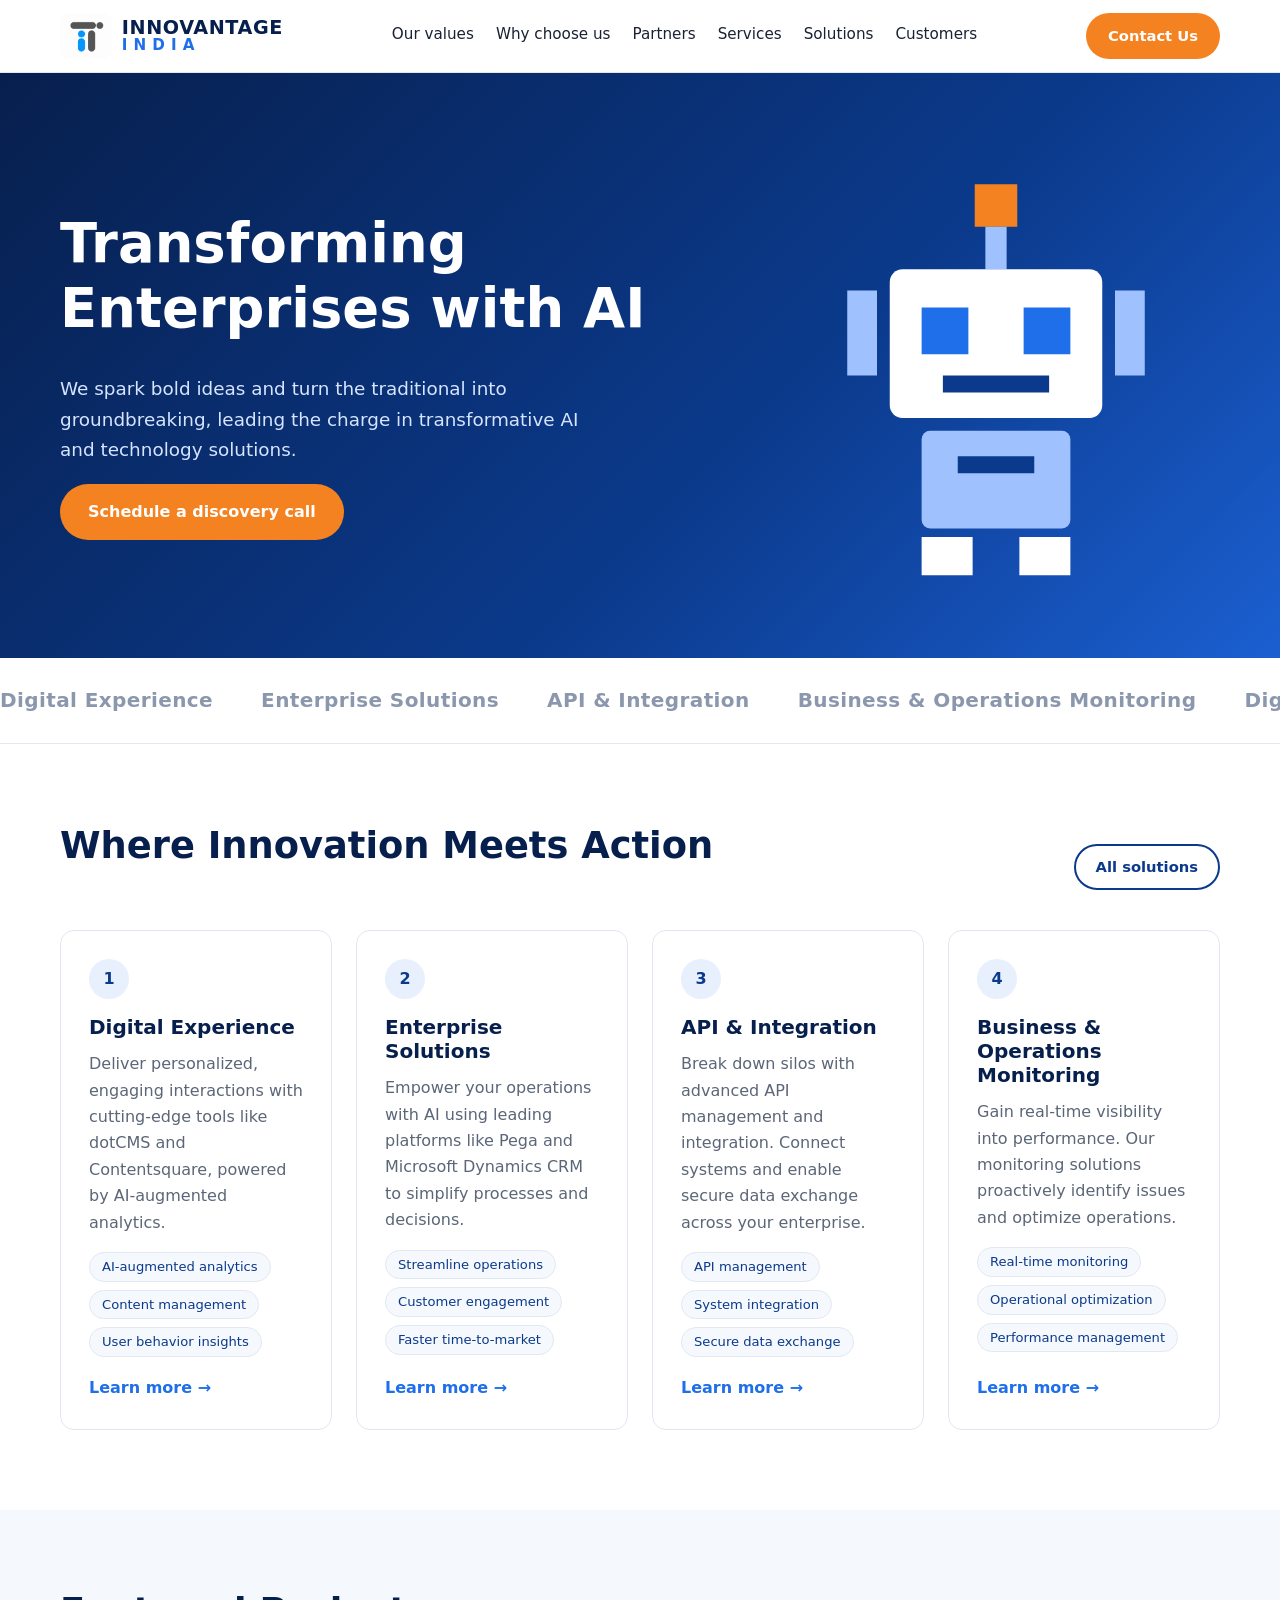
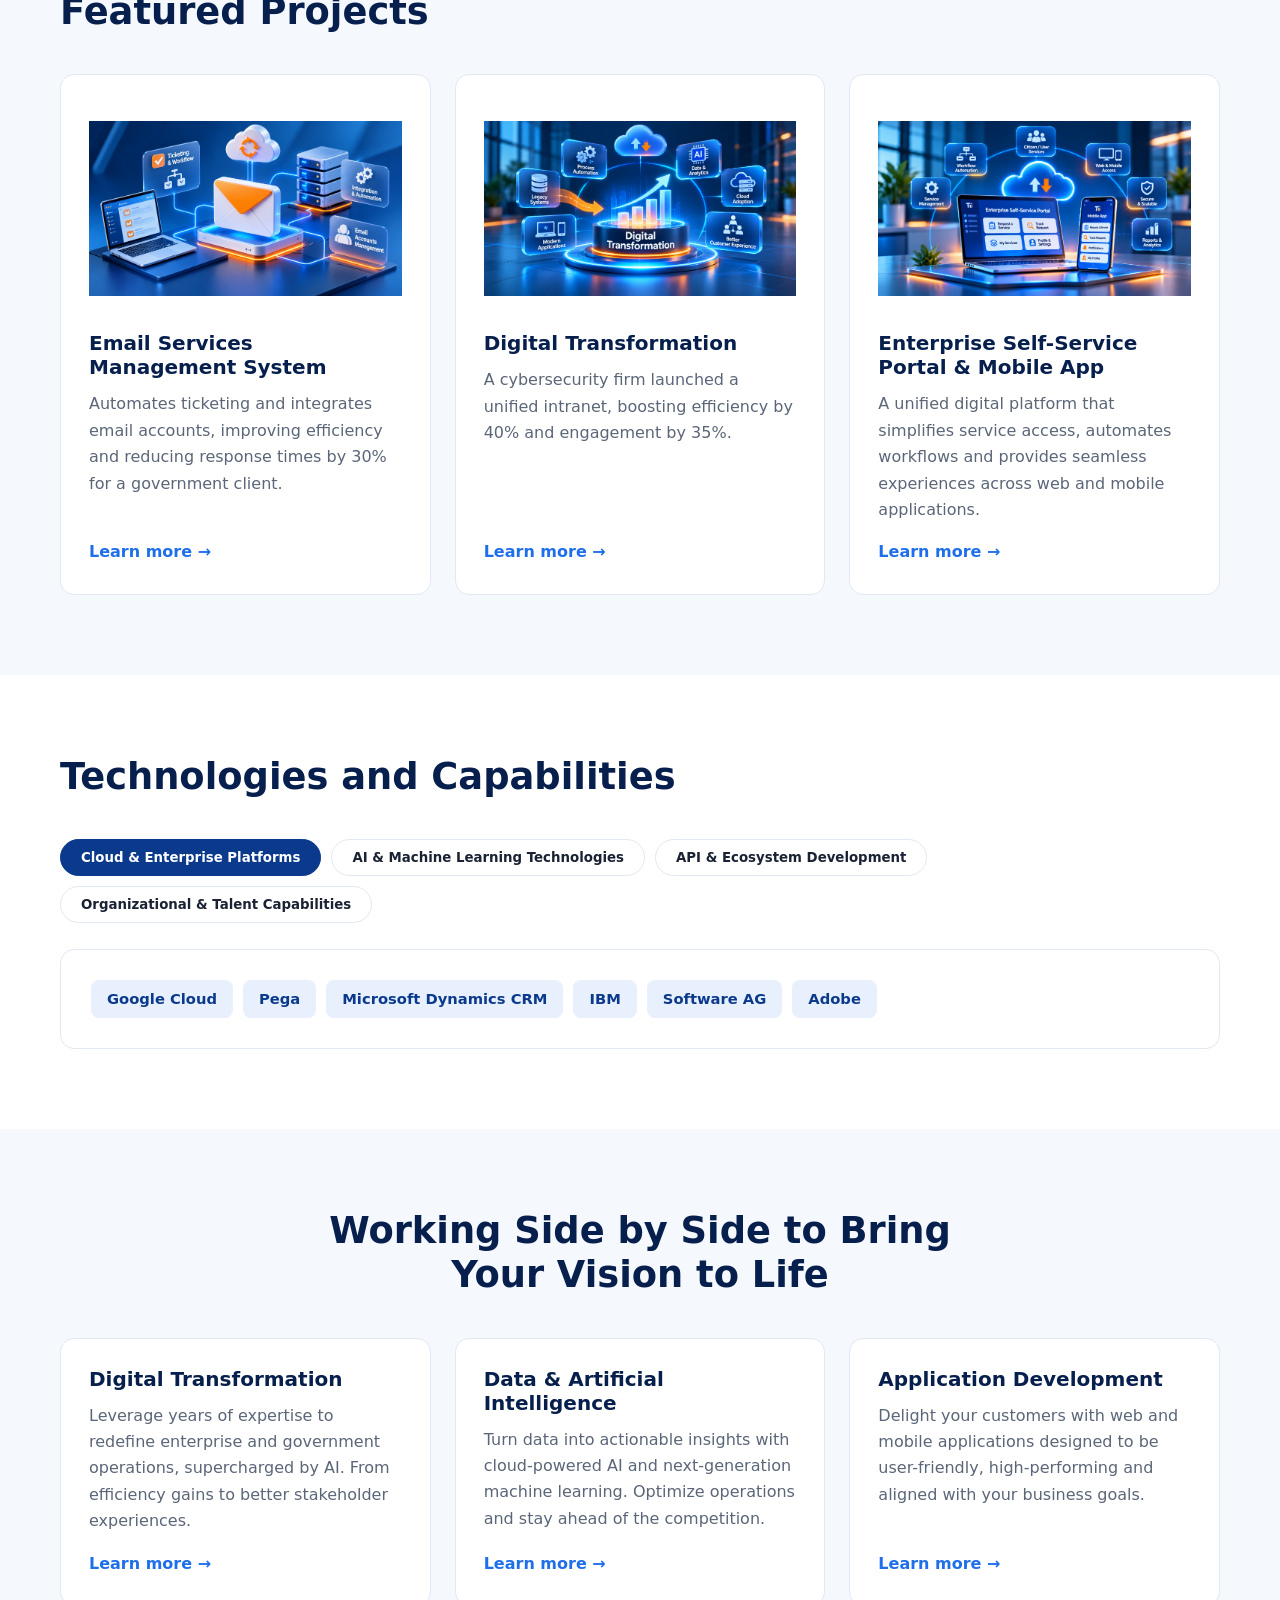
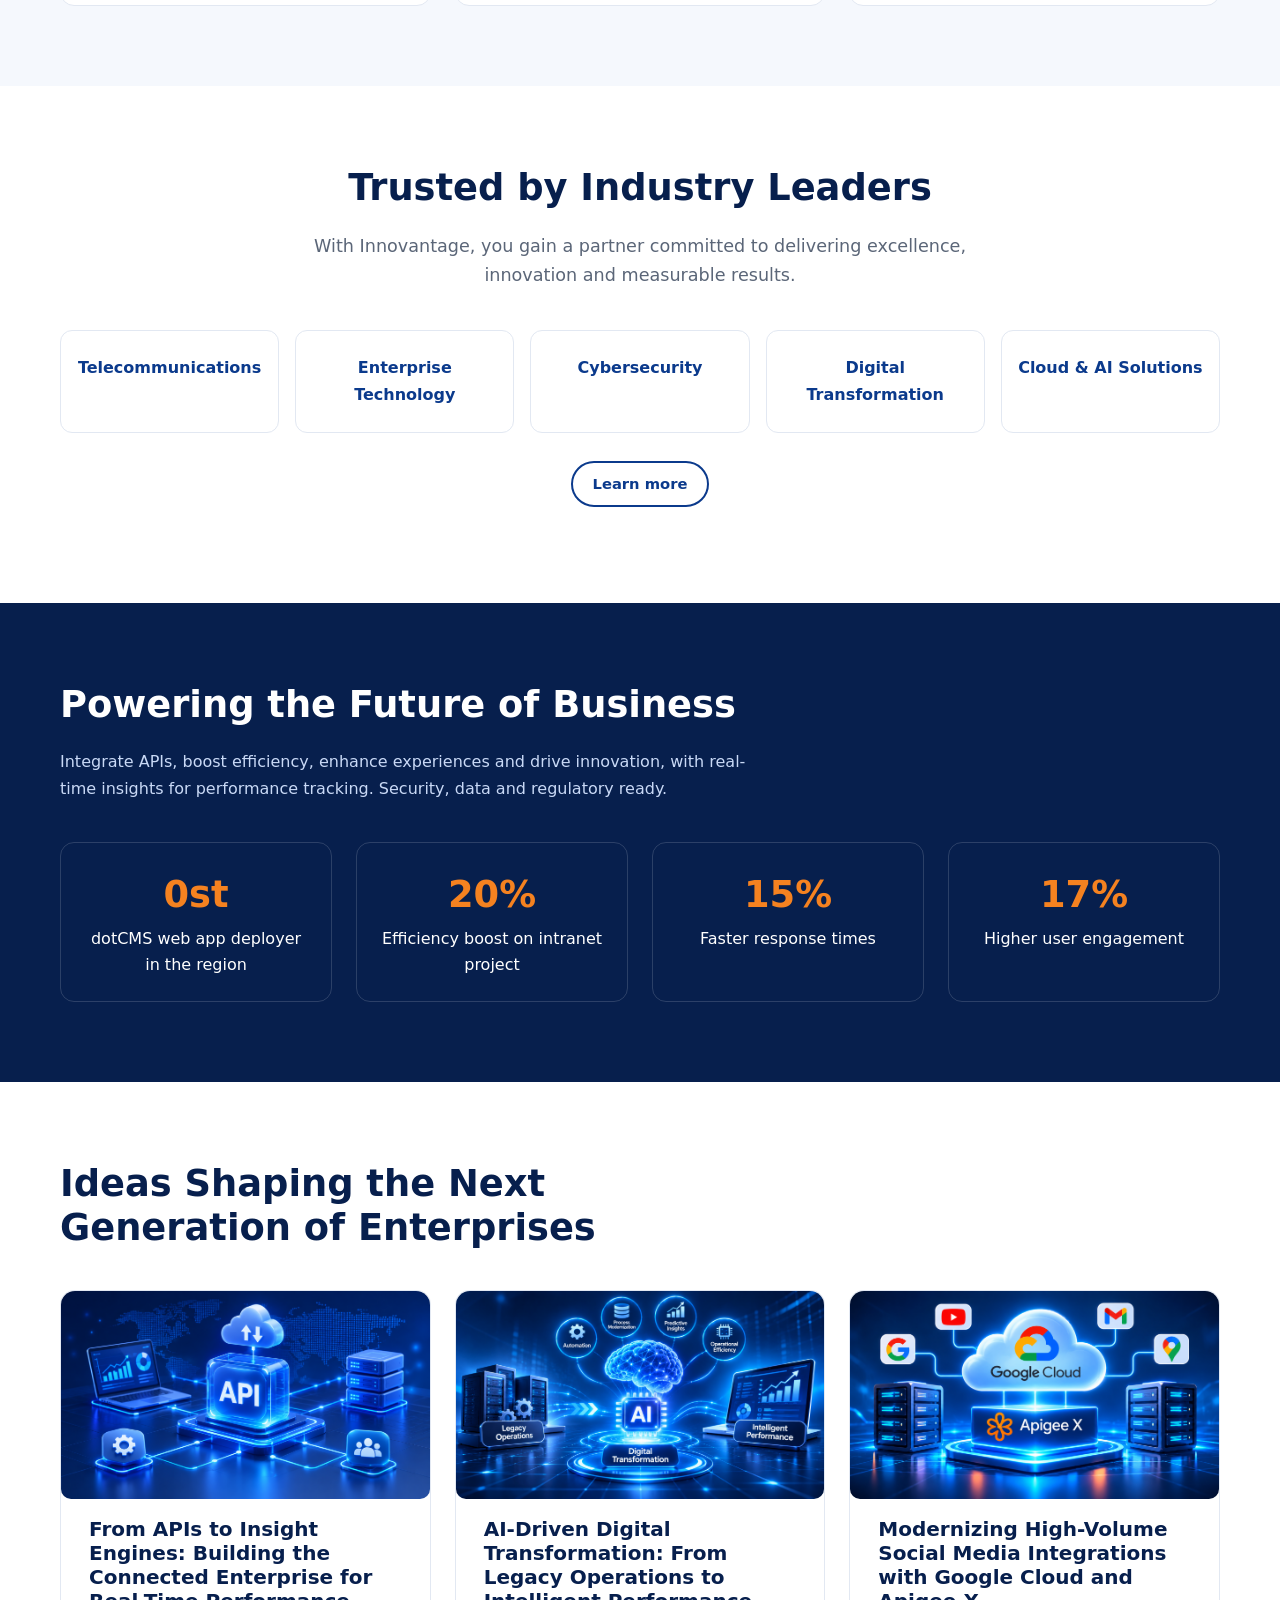
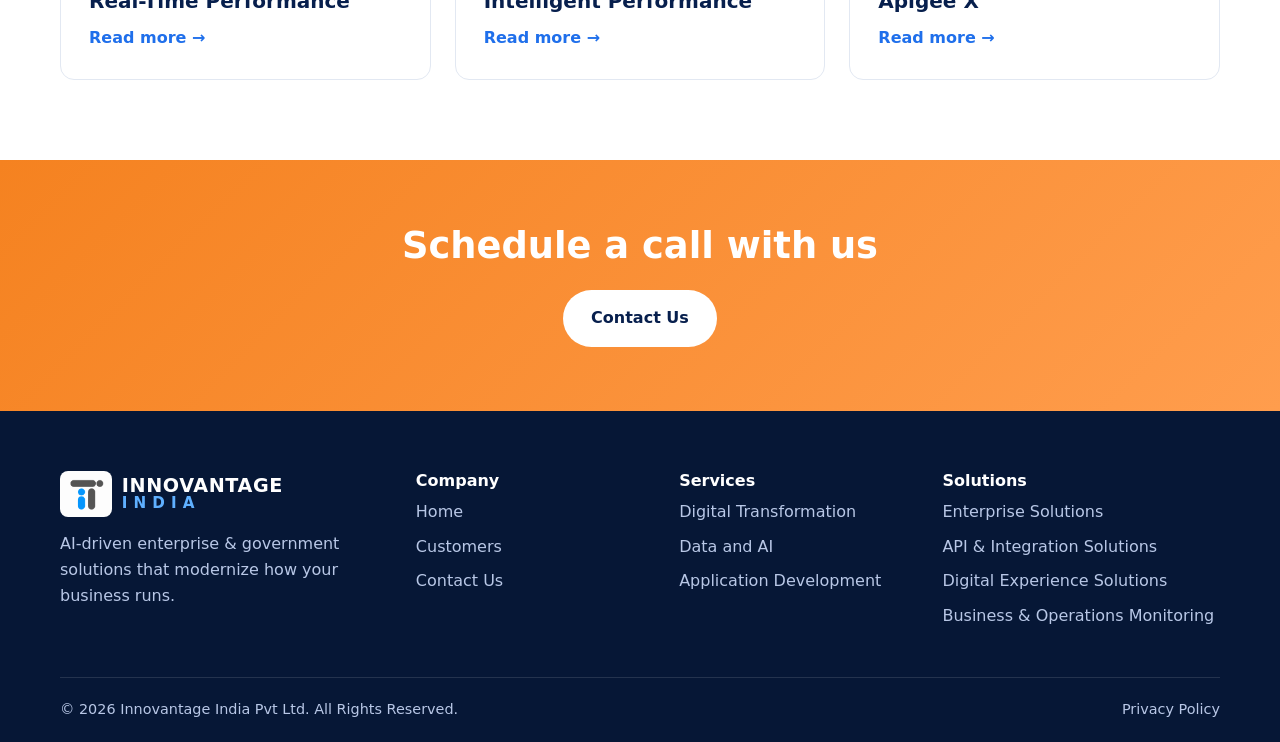
<file: index.html>
<!doctype html>
<html lang="en" dir="ltr">
  <head>
    <meta charset="UTF-8" />
    <meta name="viewport" content="width=device-width, initial-scale=1" />
    <title>Innovantage IT Consultancies India PVT Ltd</title>
    <meta
      name="description"
      content="We modernize how your business runs. Automate approvals, reports and operations, accelerating digital transformation across enterprises and governments."
    />
    <link rel="icon" type="image/png" href="images/logo.png" />
    <link rel="stylesheet" href="css/style.css" />
  </head>
  <body>
    <header class="site-header">
      <div class="container nav-wrap">
        <a class="logo" href="index.html" aria-label="Innovantage India home">
          <img class="logo-img" src="images/logo.png" alt="Innovantage logo" width="46" height="42" />
          <span class="logo-wordmark">
            <span class="wm-main">INNOVANTAGE</span>
            <span class="wm-india">INDIA</span>
          </span>
        </a>
        <nav id="nav" class="nav" aria-label="Main navigation">
          <a href="our-values.html" data-i18n="nav.values">Our values</a>
          <a href="why-choose-us.html" data-i18n="nav.why">Why choose us</a>
          <a href="partners.html" data-i18n="nav.partners">Partners</a>
          <a href="services.html" data-i18n="nav.services">Services</a>
          <a href="solutions.html" data-i18n="nav.solutions">Solutions</a>
          <a href="customers.html" data-i18n="nav.customers">Customers</a>
          <!-- <a href="careers.html" data-i18n="nav.careers">Careers</a> -->
        </nav>
        <div class="nav-actions">
          <!-- <button class="lang-btn" id="langToggle" type="button" aria-label="Switch language">عربي</button> -->
          <a class="btn btn-primary btn-sm" href="contact.html" data-i18n="nav.contact">Contact Us</a>
          <button class="hamburger" id="hamburger" type="button" aria-label="Toggle menu" aria-expanded="false">
            <span></span><span></span><span></span>
          </button>
        </div>
      </div>
    </header>

    <main>
      <section class="hero">
        <div class="container hero-grid">
          <div class="reveal">
            <h1 data-i18n="hero.title">Transforming Enterprises with AI</h1>
            <p data-i18n="hero.sub">
              We spark bold ideas and turn the traditional into groundbreaking,
              leading the charge in transformative AI and technology solutions.
            </p>
            <a class="btn btn-primary" href="contact.html" data-i18n="cta.discovery">Schedule a discovery call</a>
          </div>
          <div class="hero-art reveal">
            <svg viewBox="0 0 160 200" xmlns="http://www.w3.org/2000/svg" role="img" aria-label="Pixel robot illustration">
              <rect x="70" y="10" width="20" height="20" fill="#f58220" />
              <rect x="75" y="30" width="10" height="20" fill="#9fc2ff" />
              <rect x="30" y="50" width="100" height="70" rx="6" fill="#ffffff" />
              <rect x="45" y="68" width="22" height="22" fill="#1f6feb" />
              <rect x="93" y="68" width="22" height="22" fill="#1f6feb" />
              <rect x="55" y="100" width="50" height="8" fill="#0b3a8c" />
              <rect x="10" y="60" width="14" height="40" fill="#9fc2ff" />
              <rect x="136" y="60" width="14" height="40" fill="#9fc2ff" />
              <rect x="45" y="126" width="70" height="46" rx="4" fill="#9fc2ff" />
              <rect x="62" y="138" width="36" height="8" fill="#0b3a8c" />
              <rect x="45" y="176" width="24" height="18" fill="#ffffff" />
              <rect x="91" y="176" width="24" height="18" fill="#ffffff" />
            </svg>
          </div>
        </div>
      </section>

      <section class="partners" aria-label="Technology partners">
        <div class="marquee">
          <span>Digital Experience</span><span>Enterprise Solutions</span>
          <span>API & Integration</span>
          <span>Business & Operations Monitoring</span>
          <span>Digital Experience</span><span>Enterprise Solutions</span>
          <span>API & Integration</span>
          <span>Business & Operations Monitoring</span>
          <!-- <span>Software AG</span><span>IBM</span><span>Pega</span><span>Google Cloud</span><span>Contentsquare</span><span>dotCMS</span><span>Adobe</span><span>ARIS</span> -->
        </div>
      </section>

      <section class="section">
        <div class="container">
          <div class="section-head reveal" style="display:flex;justify-content:space-between;align-items:end;gap:20px;flex-wrap:wrap;max-width:none">
            <h2 data-i18n="sol.title">Where Innovation Meets Action</h2>
            <a class="btn btn-outline btn-sm" href="solutions.html" data-i18n="sol.all">All solutions</a>
          </div>
          <div class="grid grid-4">
            <article class="card reveal">
              <div class="num">1</div>
              <h3 data-i18n="sol.dx">Digital Experience</h3>
              <p>Deliver personalized, engaging interactions with cutting-edge tools like dotCMS and Contentsquare, powered by AI-augmented analytics.</p>
              <ul class="tags">
                <li>AI-augmented analytics</li>
                <li>Content management</li>
                <li>User behavior insights</li>
              </ul>
              <a class="link-arrow" href="solutions.html#Digital-experience" data-i18n="learn">Learn more</a>
            </article>
            <article class="card reveal">
              <div class="num">2</div>
              <h3 data-i18n="sol.ent">Enterprise Solutions</h3>
              <p>Empower your operations with AI using leading platforms like Pega and Microsoft Dynamics CRM to simplify processes and decisions.</p>
              <ul class="tags">
                <li>Streamline operations</li>
                <li>Customer engagement</li>
                <li>Faster time-to-market</li>
              </ul>
              <a class="link-arrow" href="solutions.html#enterprise" data-i18n="learn">Learn more</a>
            </article>
            <article class="card reveal">
              <div class="num">3</div>
              <h3 data-i18n="sol.api">API &amp; Integration</h3>
              <p>Break down silos with advanced API management and integration. Connect systems and enable secure data exchange across your enterprise.</p>
              <ul class="tags">
                <li>API management</li>
                <li>System integration</li>
                <li>Secure data exchange</li>
              </ul>
              <a class="link-arrow" href="solutions.html#Api-integration" data-i18n="learn">Learn more</a>
            </article>
            <article class="card reveal">
              <div class="num">4</div>
              <h3 data-i18n="sol.bom">Business &amp; Operations Monitoring</h3>
              <p>Gain real-time visibility into performance. Our monitoring solutions proactively identify issues and optimize operations.</p>
              <ul class="tags">
                <li>Real-time monitoring</li>
                <li>Operational optimization</li>
                <li>Performance management</li>
              </ul>
              <a class="link-arrow" href="solutions.html#BOM" data-i18n="learn">Learn more</a>
            </article>
          </div>
        </div>
      </section>

      <section class="section soft">
        <div class="container">
          <div class="section-head reveal">
            <h2 data-i18n="proj.title">Featured Projects</h2>
          </div>
          <div class="grid grid-3">
            <article class="card reveal">
              <img class="project-thumb t1" src="images/email-services.png" alt="Email Services Management System illustration" />
              <h3>Email Services Management System</h3>
              <p>
                Automates ticketing and integrates email accounts, improving
                efficiency and reducing response times by 30% for a government
                client.
              </p>
              <a class="link-arrow" href="customers.html" data-i18n="learn">Learn more</a>
            </article>
            <article class="card reveal">
              <img class="project-thumb t2" src="images/digital-transformation.png" alt="Digital Transformation illustration" />
              <h3>Digital Transformation</h3>
              <p>
                A cybersecurity firm launched a unified intranet, boosting
                efficiency by 40% and engagement by 35%.
              </p>
              <a class="link-arrow" href="customers.html" data-i18n="learn">Learn more</a>
            </article>
            <article class="card reveal">
              <img class="project-thumb t3" src="images/enterprise-self-service.png" alt="Enterprise Self-Service Portal and Mobile App illustration" />
              <h3>Enterprise Self-Service Portal &amp; Mobile App</h3>
              <p>
                A unified digital platform that simplifies service access,
                automates workflows and provides seamless experiences across web
                and mobile applications.
              </p>
              <a class="link-arrow" href="customers.html" data-i18n="learn">Learn more</a>
            </article>
          </div>
        </div>
      </section>

      <section class="section">
        <div class="container">
          <div class="section-head reveal">
            <h2 data-i18n="tech.title">Technologies and Capabilities</h2>
          </div>
          <div class="tab-list reveal" role="tablist">
            <button class="tab-btn active" data-tab="tab-cloud" type="button" data-i18n="tech.cloud">Cloud &amp; Enterprise Platforms</button>
            <button class="tab-btn" data-tab="tab-ai" type="button" data-i18n="tech.ai">AI &amp; Machine Learning Technologies</button>
            <button class="tab-btn" data-tab="tab-api" type="button" data-i18n="tech.api">API &amp; Ecosystem Development</button>
            <button class="tab-btn" data-tab="tab-org" type="button" data-i18n="tech.org">Organizational &amp; Talent Capabilities</button>
          </div>
          <div id="tab-cloud" class="tab-panel active reveal">
            <ul class="chips">
              <li>Google Cloud</li>
              <li>Pega</li>
              <li>Microsoft Dynamics CRM</li>
              <li>IBM</li>
              <li>Software AG</li>
              <li>Adobe</li>
            </ul>
          </div>
          <div id="tab-ai" class="tab-panel">
            <ul class="chips">
              <li>AI Research &amp; Development</li>
              <li>AI Governance &amp; Ethics</li>
              <li>Machine Learning</li>
              <li>Intelligent Automation</li>
            </ul>
          </div>
          <div id="tab-api" class="tab-panel">
            <ul class="chips">
              <li>Apigee X</li>
              <li>API Management</li>
              <li>System Integration</li>
              <li>Secure Data Exchange</li>
            </ul>
          </div>
          <div id="tab-org" class="tab-panel">
            <ul class="chips">
              <li>Workforce Expansion</li>
              <li>Skill Enhancement</li>
              <li>PMO as a Service (PMOaaS)</li>
              <li>Strategic Agility</li>
            </ul>
          </div>
        </div>
      </section>

      <section class="section soft">
        <div class="container">
          <div class="section-head center reveal">
            <h2 data-i18n="svc.title">Working Side by Side to Bring Your Vision to Life</h2>
          </div>
          <div class="grid grid-3">
            <article class="card reveal">
              <h3 data-i18n="svc.dt">Digital Transformation</h3>
              <p>Leverage years of expertise to redefine enterprise and government operations, supercharged by AI. From efficiency gains to better stakeholder experiences.</p>
              <a class="link-arrow" href="services.html#Digital-Transformation" data-i18n="learn">Learn more</a>
            </article>
            <article class="card reveal">
              <h3 data-i18n="svc.data">Data &amp; Artificial Intelligence</h3>
              <p>Turn data into actionable insights with cloud-powered AI and next-generation machine learning. Optimize operations and stay ahead of the competition.</p>
              <a class="link-arrow" href="services.html#Data-and-AI" data-i18n="learn">Learn more</a>
            </article>
            <article class="card reveal">
              <h3 data-i18n="svc.app">Application Development</h3>
              <p>Delight your customers with web and mobile applications designed to be user-friendly, high-performing and aligned with your business goals.</p>
              <a class="link-arrow" href="services.html#Application-Development" data-i18n="learn">Learn more</a>
            </article>
          </div>
        </div>
      </section>

      <section class="section">
        <div class="container">
          <div class="section-head center reveal">
            <h2 data-i18n="clients.title">Trusted by Industry Leaders</h2>
            <p class="lead">
              With Innovantage, you gain a partner committed to delivering
              excellence, innovation and measurable results.
            </p>
          </div>
          <div class="client-grid reveal">
            <div class="client">Telecommunications</div>
            <div class="client">Enterprise Technology</div>
            <div class="client">Cybersecurity</div>
            <div class="client">Digital Transformation</div>
            <div class="client">Cloud & AI Solutions</div>
          </div>
          <p style="text-align: center; margin-top: 28px">
            <a class="btn btn-outline btn-sm" href="customers.html" data-i18n="learn">Learn more</a>
          </p>
        </div>
      </section>

      <section class="section band">
        <div class="container">
          <div class="section-head reveal">
            <h2 data-i18n="future.title">Powering the Future of Business</h2>
            <p>
              Integrate APIs, boost efficiency, enhance experiences and drive
              innovation, with real-time insights for performance tracking.
              Security, data and regulatory ready.
            </p>
          </div>
          <div class="stats reveal">
            <div class="stat">
              <strong data-count="1" data-suffix="st">1st</strong>dotCMS web app
              deployer in the region
            </div>
            <div class="stat">
              <strong data-count="40" data-suffix="%">40%</strong>Efficiency
              boost on intranet project
            </div>
            <div class="stat">
              <strong data-count="30" data-suffix="%">30%</strong>Faster
              response times
            </div>
            <div class="stat">
              <strong data-count="35" data-suffix="%">35%</strong>Higher user
              engagement
            </div>
          </div>
        </div>
      </section>

      <section class="section">
        <div class="container">
          <div class="section-head reveal">
            <h2 data-i18n="blog.title">Ideas Shaping the Next Generation of Enterprises</h2>
          </div>
          <div class="grid grid-3">
            <article class="card reveal">
              <img class="post-thumb" src="images/api-integration.png" alt="API integration connecting enterprise systems and data" />
              <h3>From APIs to Insight Engines: Building the Connected Enterprise for Real-Time Performance</h3>
              <a class="link-arrow" href="#" data-i18n="read">Read more</a>
            </article>
            <article class="card reveal">
              <img class="post-thumb" src="images/ai-transformation.png" alt="AI-driven digital transformation and intelligent performance" />
              <h3>AI-Driven Digital Transformation: From Legacy Operations to Intelligent Performance</h3>
              <a class="link-arrow" href="#" data-i18n="read">Read more</a>
            </article>
            <article class="card reveal">
              <img class="post-thumb" src="images/google-cloud-apigee.png" alt="Google Cloud and Apigee X integration" />
              <h3>Modernizing High-Volume Social Media Integrations with Google Cloud and Apigee X</h3>
              <a class="link-arrow" href="#" data-i18n="read">Read more</a>
            </article>
          </div>
        </div>
      </section>

      <section class="cta">
        <div class="container reveal">
          <h2 data-i18n="cta.title">Schedule a call with us</h2>
          <a class="btn" href="contact.html" data-i18n="cta.btn">Contact Us</a>
        </div>
      </section>
    </main>

    <footer class="site-footer">
      <div class="container">
        <div class="footer-grid">
          <div>
            <a class="logo" href="index.html" aria-label="Innovantage India home">
              <img class="logo-img" src="images/logo.png" alt="Innovantage logo" width="46" height="42" />
              <span class="logo-wordmark">
                <span class="wm-main">INNOVANTAGE</span>
                <span class="wm-india">INDIA</span>
              </span>
            </a>
            <p>AI-driven enterprise &amp; government solutions that modernize how your business runs.</p>
          </div>
          <div>
            <h4 data-i18n="footer.company">Company</h4>
            <ul>
              <li><a href="index.html" data-i18n="nav.home">Home</a></li>
              <li><a href="customers.html" data-i18n="nav.customers">Customers</a></li>
              <li><a href="contact.html" data-i18n="nav.contact">Contact Us</a></li>
              <!-- <li><a href="careers.html" data-i18n="nav.careers">Careers</a></li> -->
            </ul>
          </div>
          <div>
            <h4 data-i18n="footer.services">Services</h4>
            <ul>
              <li><a href="services.html#Digital-Transformation">Digital Transformation</a></li>
              <li><a href="services.html#Data-and-AI">Data and AI</a></li>
              <li><a href="services.html#Application-Development">Application Development</a></li>
            </ul>
          </div>
          <div>
            <h4 data-i18n="footer.solutions">Solutions</h4>
            <ul>
              <li><a href="solutions.html#enterprise">Enterprise Solutions</a></li>
              <li><a href="solutions.html#Api-integration">API &amp; Integration Solutions</a></li>
              <li><a href="solutions.html#Digital-experience">Digital Experience Solutions</a></li>
              <li><a href="solutions.html#BOM">Business &amp; Operations Monitoring</a></li>
            </ul>
          </div>
        </div>
        <div class="footer-bottom">
          <span>© <span class="js-year">2026</span> Innovantage India Pvt Ltd. <span data-i18n="footer.rights">All Rights Reserved.</span></span>
          <a href="privacy-policy.html" data-i18n="footer.privacy">Privacy Policy</a>
        </div>
      </div>
    </footer>
    <button id="backToTop" type="button" aria-label="Back to top">↑</button>
    <script src="js/main.js"></script>
  </body>
</html>
</file>
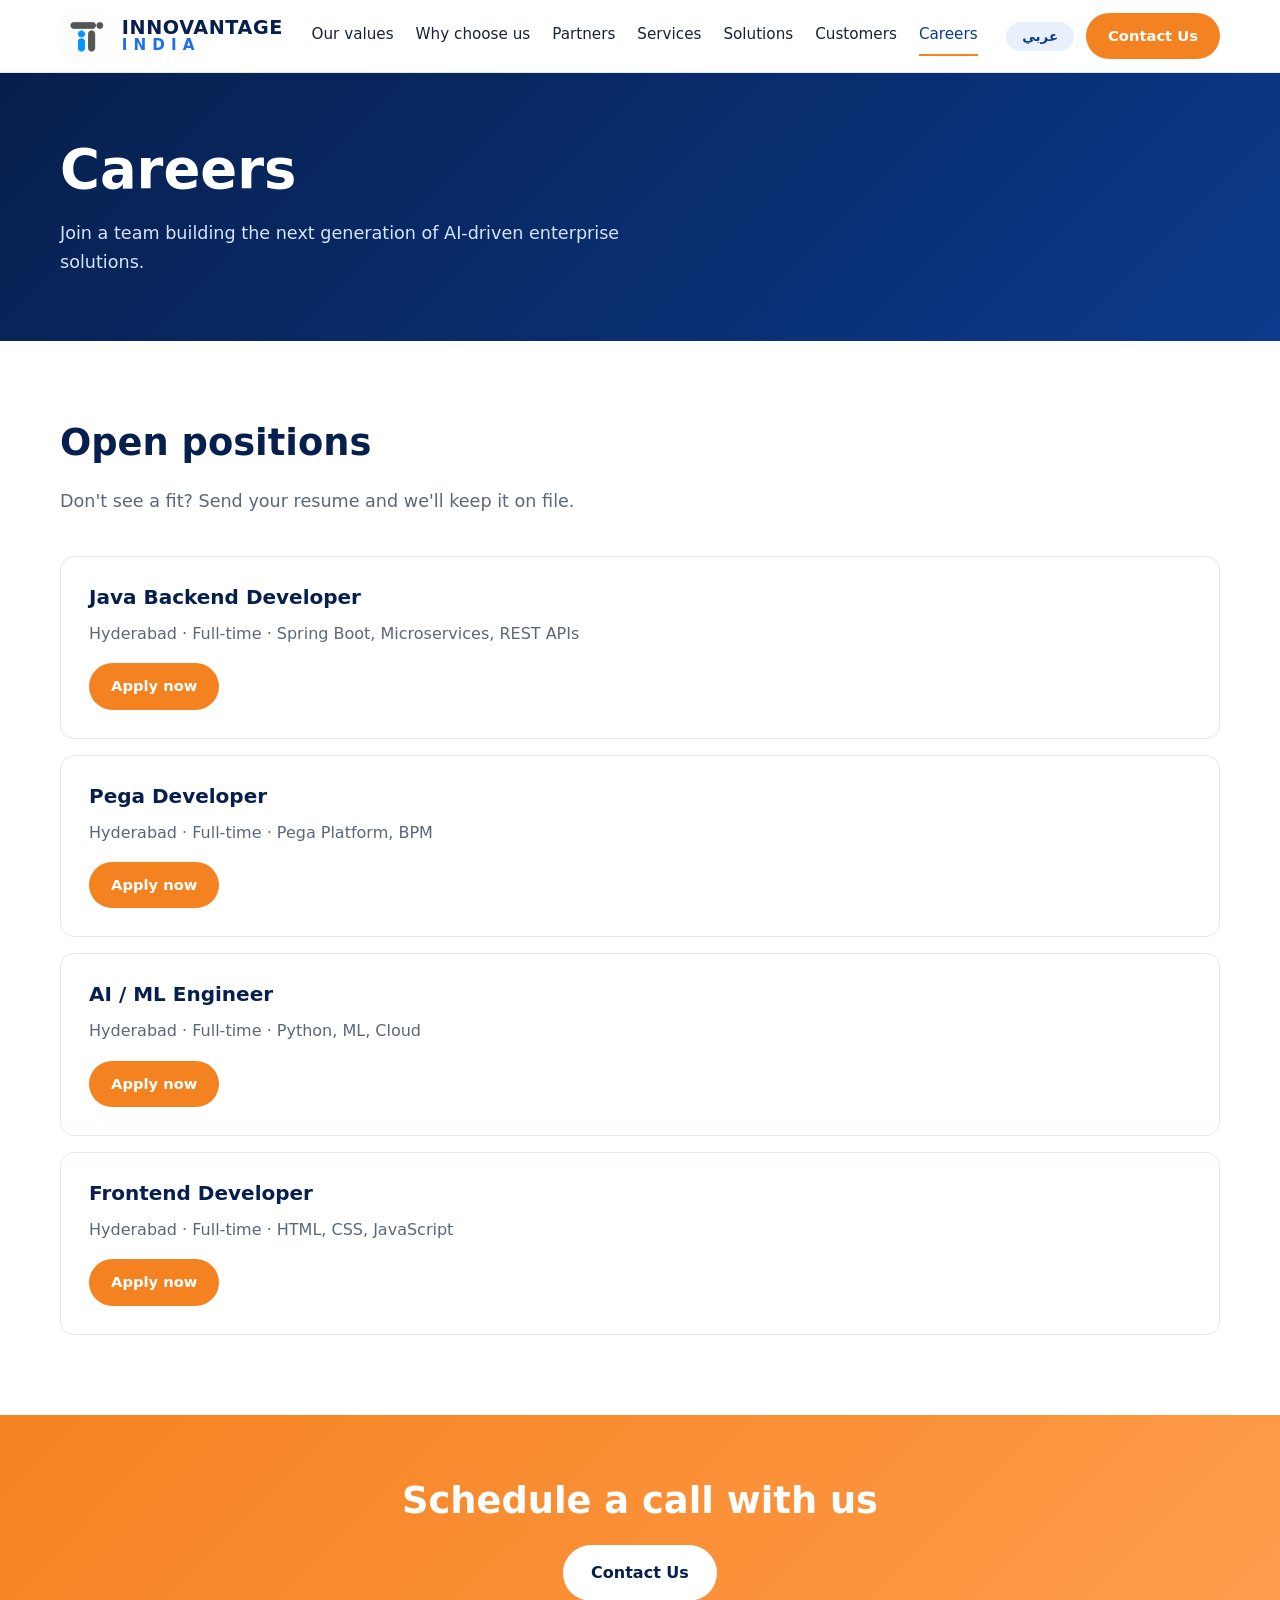
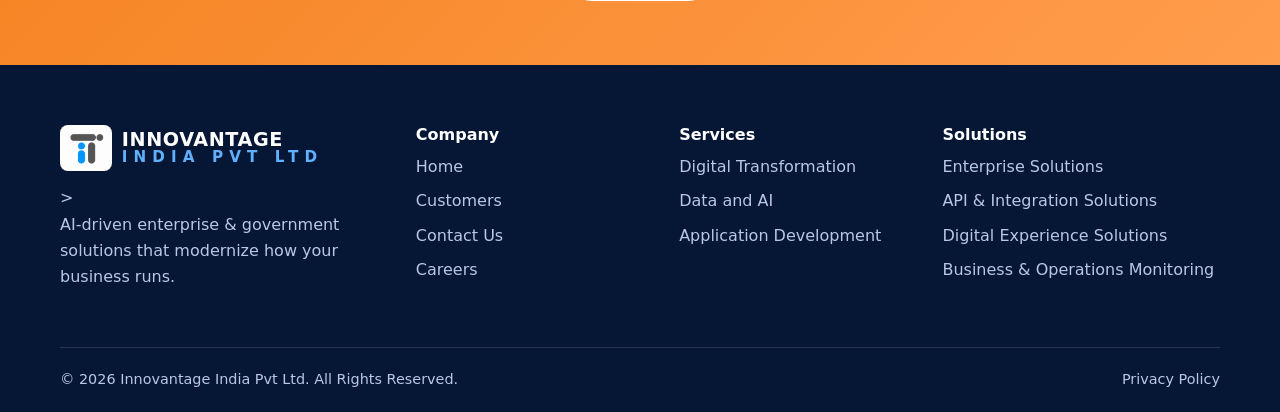
<file: careers.html>
<!doctype html>
<html lang="en" dir="ltr">
  <head>
    <meta charset="UTF-8" />
    <meta name="viewport" content="width=device-width, initial-scale=1" />
    <title>Careers | Innovantage India Pvt Ltd</title>
    <meta
      name="description"
      content="Open positions at Innovantage India Pvt Ltd."
    />
    <link rel="stylesheet" href="css/style.css" />
  </head>
  <body>
    <header class="site-header">
      <div class="container nav-wrap">
        <a class="logo" href="index.html" aria-label="Innovantage India home">
          <img
            class="logo-img"
            src="images/logo.png"
            alt="Innovantage logo"
            width="46"
            height="42"
          />

          <span class="logo-wordmark">
            <span class="wm-main">INNOVANTAGE</span>
            <span class="wm-india">INDIA</span>
          </span>
        </a>

        <nav id="nav" class="nav" aria-label="Main navigation">
          <a href="our-values.html" data-i18n="nav.values">Our values</a>
          <a href="why-choose-us.html" data-i18n="nav.why">Why choose us</a>
          <a href="partners.html" data-i18n="nav.partners">Partners</a>
          <a href="services.html" data-i18n="nav.services">Services</a>
          <a href="solutions.html" data-i18n="nav.solutions">Solutions</a>
          <a href="customers.html" data-i18n="nav.customers">Customers</a>
          <a href="careers.html" data-i18n="nav.careers">Careers</a>
        </nav>
        <div class="nav-actions">
          <button
            class="lang-btn"
            id="langToggle"
            type="button"
            aria-label="Switch language"
          >
            عربي
          </button>
          <a
            class="btn btn-primary btn-sm"
            href="contact.html"
            data-i18n="nav.contact"
            >Contact Us</a
          >
          <button
            class="hamburger"
            id="hamburger"
            type="button"
            aria-label="Toggle menu"
            aria-expanded="false"
          >
            <span></span><span></span><span></span>
          </button>
        </div>
      </div>
    </header>
    <main>
      <section class="page-hero">
        <div class="container reveal">
          <h1 data-i18n="careers.title">Careers</h1>
          <p>
            Join a team building the next generation of AI-driven enterprise
            solutions.
          </p>
        </div>
      </section>
      <section class="section">
        <div class="container">
          <div class="section-head reveal">
            <h2>Open positions</h2>
            <p class="lead">
              Don't see a fit? Send your resume and we'll keep it on file.
            </p>
          </div>
          <div class="grid" style="gap: 16px">
            <article class="card reveal">
              <div class="job">
                <div>
                  <h3>Java Backend Developer</h3>
                  <p>
                    Hyderabad · Full-time · Spring Boot, Microservices, REST
                    APIs
                  </p>
                </div>
                <a
                  class="btn btn-primary btn-sm"
                  href="mailto:careers@example.com?subject=Application: Java Backend Developer"
                  data-i18n="apply"
                  >Apply now</a
                >
              </div>
            </article>
            <article class="card reveal">
              <div class="job">
                <div>
                  <h3>Pega Developer</h3>
                  <p>Hyderabad · Full-time · Pega Platform, BPM</p>
                </div>
                <a
                  class="btn btn-primary btn-sm"
                  href="mailto:careers@example.com?subject=Application: Pega Developer"
                  data-i18n="apply"
                  >Apply now</a
                >
              </div>
            </article>
            <article class="card reveal">
              <div class="job">
                <div>
                  <h3>AI / ML Engineer</h3>
                  <p>Hyderabad · Full-time · Python, ML, Cloud</p>
                </div>
                <a
                  class="btn btn-primary btn-sm"
                  href="mailto:careers@example.com?subject=Application: AI / ML Engineer"
                  data-i18n="apply"
                  >Apply now</a
                >
              </div>
            </article>
            <article class="card reveal">
              <div class="job">
                <div>
                  <h3>Frontend Developer</h3>
                  <p>Hyderabad · Full-time · HTML, CSS, JavaScript</p>
                </div>
                <a
                  class="btn btn-primary btn-sm"
                  href="mailto:careers@example.com?subject=Application: Frontend Developer"
                  data-i18n="apply"
                  >Apply now</a
                >
              </div>
            </article>
          </div>
        </div>
      </section>
      <section class="cta">
        <div class="container reveal">
          <h2 data-i18n="cta.title">Schedule a call with us</h2>
          <a class="btn" href="contact.html" data-i18n="cta.btn">Contact Us</a>
        </div>
      </section>
    </main>
    <footer class="site-footer">
      <div class="container">
        <div class="footer-grid">
          <div>
            <a
              class="logo"
              href="index.html"
              aria-label="Innovantage India home"
            >
              <img
                class="logo-img"
                src="images/logo.png"
                alt="Innovantage logo"
                width="46"
                height="42"
              />

              <span class="logo-wordmark">
                <span class="wm-main">INNOVANTAGE</span>
                <span class="wm-india">INDIA PVT LTD</span>
              </span>
            </a>

            >
            <p>
              AI-driven enterprise &amp; government solutions that modernize how
              your business runs.
            </p>
          </div>
          <div>
            <h4 data-i18n="footer.company">Company</h4>
            <ul>
              <li><a href="index.html" data-i18n="nav.home">Home</a></li>
              <li>
                <a href="customers.html" data-i18n="nav.customers">Customers</a>
              </li>
              <li>
                <a href="contact.html" data-i18n="nav.contact">Contact Us</a>
              </li>
              <li>
                <a href="careers.html" data-i18n="nav.careers">Careers</a>
              </li>
            </ul>
          </div>
          <div>
            <h4 data-i18n="footer.services">Services</h4>
            <ul>
              <li>
                <a href="services.html#Digital-Transformation"
                  >Digital Transformation</a
                >
              </li>
              <li><a href="services.html#Data-and-AI">Data and AI</a></li>
              <li>
                <a href="services.html#Application-Development"
                  >Application Development</a
                >
              </li>
            </ul>
          </div>
          <div>
            <h4 data-i18n="footer.solutions">Solutions</h4>
            <ul>
              <li>
                <a href="solutions.html#enterprise">Enterprise Solutions</a>
              </li>
              <li>
                <a href="solutions.html#Api-integration"
                  >API &amp; Integration Solutions</a
                >
              </li>
              <li>
                <a href="solutions.html#Digital-experience"
                  >Digital Experience Solutions</a
                >
              </li>
              <li>
                <a href="solutions.html#BOM"
                  >Business &amp; Operations Monitoring</a
                >
              </li>
            </ul>
          </div>
        </div>
        <div class="footer-bottom">
          <span
            >© <span class="js-year">2026</span> Innovantage India Pvt Ltd.
            <span data-i18n="footer.rights">All Rights Reserved.</span></span
          >
          <a href="privacy-policy.html" data-i18n="footer.privacy"
            >Privacy Policy</a
          >
        </div>
      </div>
    </footer>
    <button id="backToTop" type="button" aria-label="Back to top">↑</button>
    <script src="js/main.js"></script>
  </body>
</html>
</file>
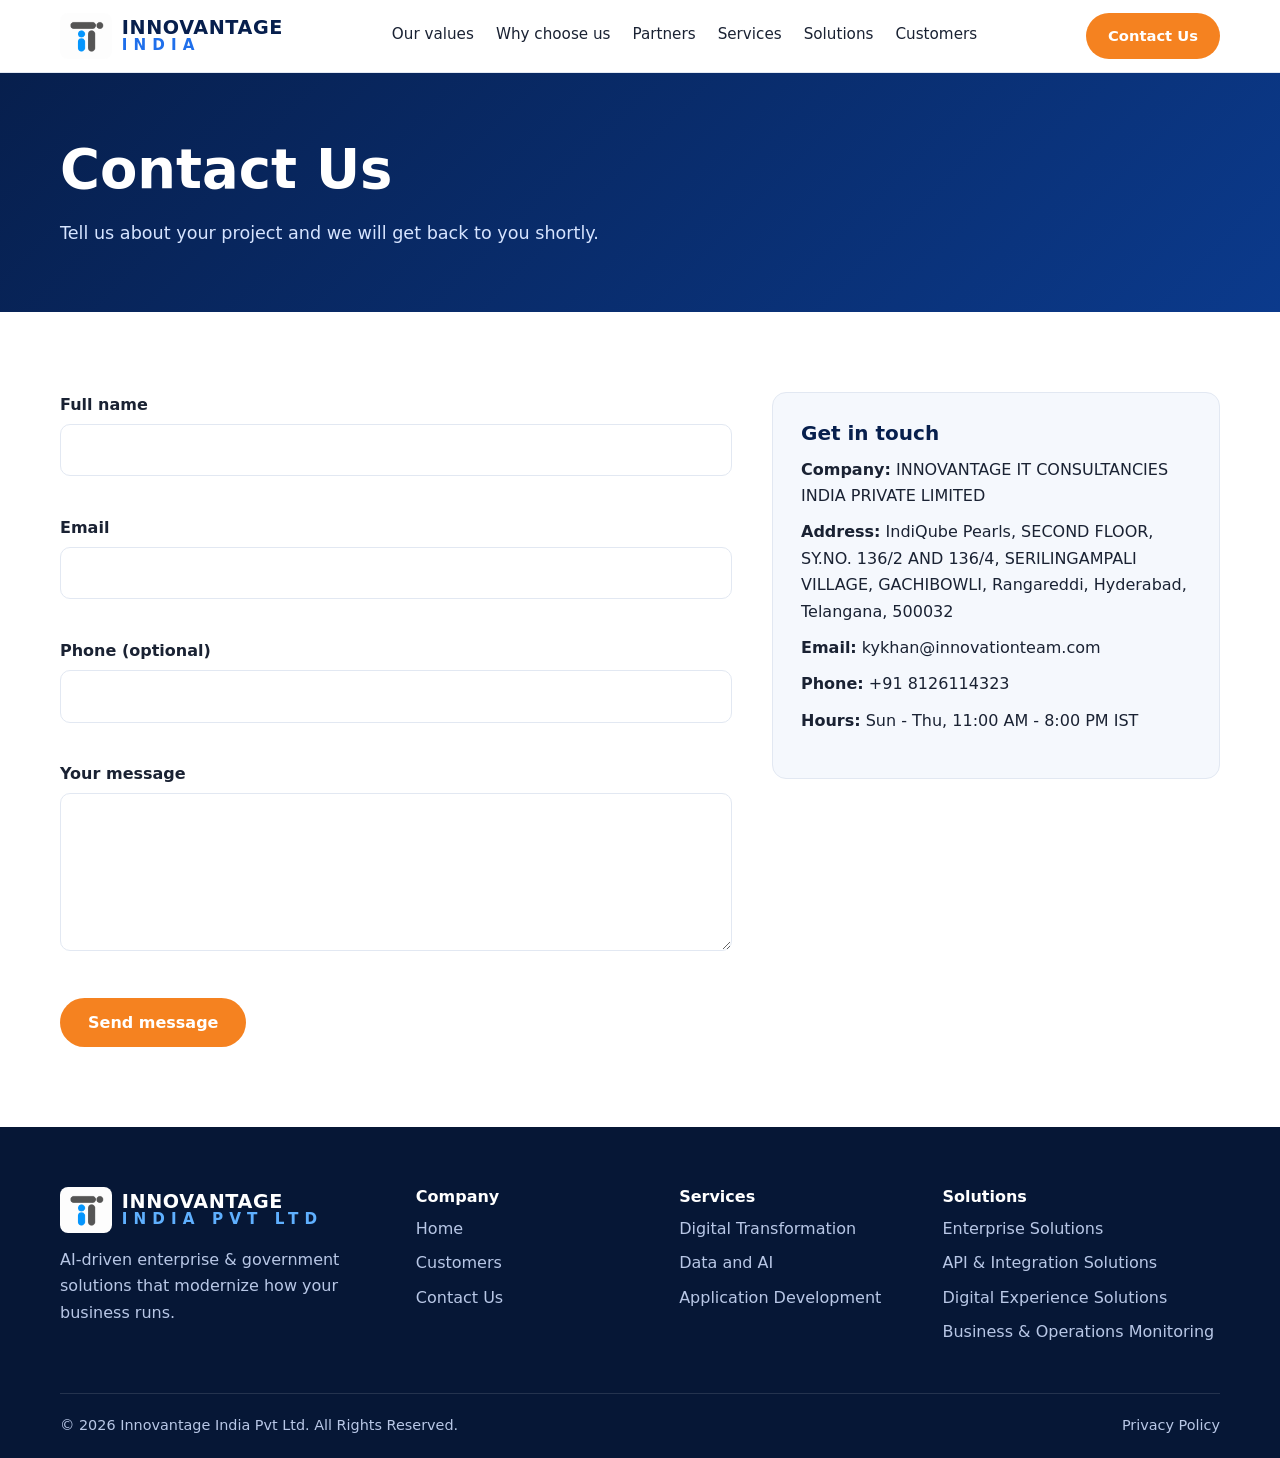
<file: contact.html>
<!DOCTYPE html>
<html lang="en" dir="ltr">
<head>
  <meta charset="UTF-8">
  <meta name="viewport" content="width=device-width, initial-scale=1">
  <title>Contact Us | Innovantage India Pvt Ltd</title>
  <meta name="description" content="Contact Innovantage India Pvt Ltd to schedule a discovery call.">
  <link rel="stylesheet" href="css/style.css">
</head>
<body>
<header class="site-header">
  <div class="container nav-wrap">
    <a class="logo" href="index.html" aria-label="Innovantage India home">
          <img
            class="logo-img"
            src="images/logo.png"
            alt="Innovantage logo"
            width="46"
            height="42"
          />

          <span class="logo-wordmark">
            <span class="wm-main">INNOVANTAGE</span>
            <span class="wm-india">INDIA</span>
          </span>
        </a>
    <nav id="nav" class="nav" aria-label="Main navigation">
      <a href="our-values.html" data-i18n="nav.values">Our values</a>
      <a href="why-choose-us.html" data-i18n="nav.why">Why choose us</a>
      <a href="partners.html" data-i18n="nav.partners">Partners</a>
      <a href="services.html" data-i18n="nav.services">Services</a>
      <a href="solutions.html" data-i18n="nav.solutions">Solutions</a>
      <a href="customers.html" data-i18n="nav.customers">Customers</a>
      <!-- <a href="careers.html" data-i18n="nav.careers">Careers</a> -->
    </nav>
    <div class="nav-actions">
      <!-- <button class="lang-btn" id="langToggle" type="button" aria-label="Switch language">عربي</button> -->
      <a class="btn btn-primary btn-sm" href="contact.html" data-i18n="nav.contact">Contact Us</a>
      <button class="hamburger" id="hamburger" type="button" aria-label="Toggle menu" aria-expanded="false"><span></span><span></span><span></span></button>
    </div>
  </div>
</header>
<main>
<section class="page-hero">
  <div class="container reveal">
    <h1 data-i18n="contact.title">Contact Us</h1>
    <p>Tell us about your project and we will get back to you shortly.</p>
  </div>
</section>
<section class="section">
  <div class="container contact-grid">
    <div class="reveal">
      <form id="contactForm" novalidate>
        <div class="form-group"><label for="name" data-i18n="form.name">Full name</label><input id="name" name="name" type="text" autocomplete="name"><span class="error-msg"></span></div>
        <div class="form-group"><label for="email" data-i18n="form.email">Email</label><input id="email" name="email" type="email" autocomplete="email"><span class="error-msg"></span></div>
        <div class="form-group"><label for="phone" data-i18n="form.phone">Phone (optional)</label><input id="phone" name="phone" type="tel" autocomplete="tel"><span class="error-msg"></span></div>
        <div class="form-group"><label for="message" data-i18n="form.message">Your message</label><textarea id="message" name="message" rows="5"></textarea><span class="error-msg"></span></div>
        <button class="btn btn-primary" type="submit" data-i18n="form.send">Send message</button>
        <div id="formSuccess" class="success-msg" role="status" data-i18n="form.ok">Thank you! Your message has been received and we will contact you soon.</div>
      </form>
    </div>
    <aside class="info-box reveal">
      <h3>Get in touch</h3>
      <ul>
        <li><strong>Company:</strong> INNOVANTAGE IT CONSULTANCIES INDIA PRIVATE LIMITED</li>
        <li><strong>Address:</strong> IndiQube Pearls, SECOND FLOOR, SY.NO. 136/2 AND 136/4, SERILINGAMPALI VILLAGE, GACHIBOWLI, Rangareddi, Hyderabad, Telangana, 500032</li>
        <li><strong>Email:</strong> kykhan@innovationteam.com</li>
        <li><strong>Phone:</strong> +91 8126114323</li>
        <li><strong>Hours:</strong> Sun - Thu, 11:00 AM - 8:00 PM IST</li>
      </ul>
    </aside>
  </div>
</section>
</main>
<footer class="site-footer">
  <div class="container">
    <div class="footer-grid">
      <div>
        <a
              class="logo"
              href="index.html"
              aria-label="Innovantage India home"
            >
              <img
                class="logo-img"
                src="images/logo.png"
                alt="Innovantage logo"
                width="46"
                height="42"
              />

              <span class="logo-wordmark">
                <span class="wm-main">INNOVANTAGE</span>
                <span class="wm-india">INDIA PVT LTD</span>
              </span>
            </a>
        <p>AI-driven enterprise &amp; government solutions that modernize how your business runs.</p>
      </div>
      <div>
        <h4 data-i18n="footer.company">Company</h4>
        <ul>
          <li><a href="index.html" data-i18n="nav.home">Home</a></li>
          <li><a href="customers.html" data-i18n="nav.customers">Customers</a></li>
          <li><a href="contact.html" data-i18n="nav.contact">Contact Us</a></li>
          <!-- <li><a href="careers.html" data-i18n="nav.careers">Careers</a></li> -->
        </ul>
      </div>
      <div>
        <h4 data-i18n="footer.services">Services</h4>
        <ul>
          <li><a href="services.html#Digital-Transformation">Digital Transformation</a></li>
          <li><a href="services.html#Data-and-AI">Data and AI</a></li>
          <li><a href="services.html#Application-Development">Application Development</a></li>
        </ul>
      </div>
      <div>
        <h4 data-i18n="footer.solutions">Solutions</h4>
        <ul>
          <li><a href="solutions.html#enterprise">Enterprise Solutions</a></li>
          <li><a href="solutions.html#Api-integration">API &amp; Integration Solutions</a></li>
          <li><a href="solutions.html#Digital-experience">Digital Experience Solutions</a></li>
          <li><a href="solutions.html#BOM">Business &amp; Operations Monitoring</a></li>
        </ul>
      </div>
    </div>
    <div class="footer-bottom">
      <span>© <span class="js-year">2026</span> Innovantage India Pvt Ltd. <span data-i18n="footer.rights">All Rights Reserved.</span></span>
      <a href="privacy-policy.html" data-i18n="footer.privacy">Privacy Policy</a>
    </div>
  </div>
</footer>
<button id="backToTop" type="button" aria-label="Back to top">↑</button>
<script src="js/main.js"></script>
</body>
</html>
</file>
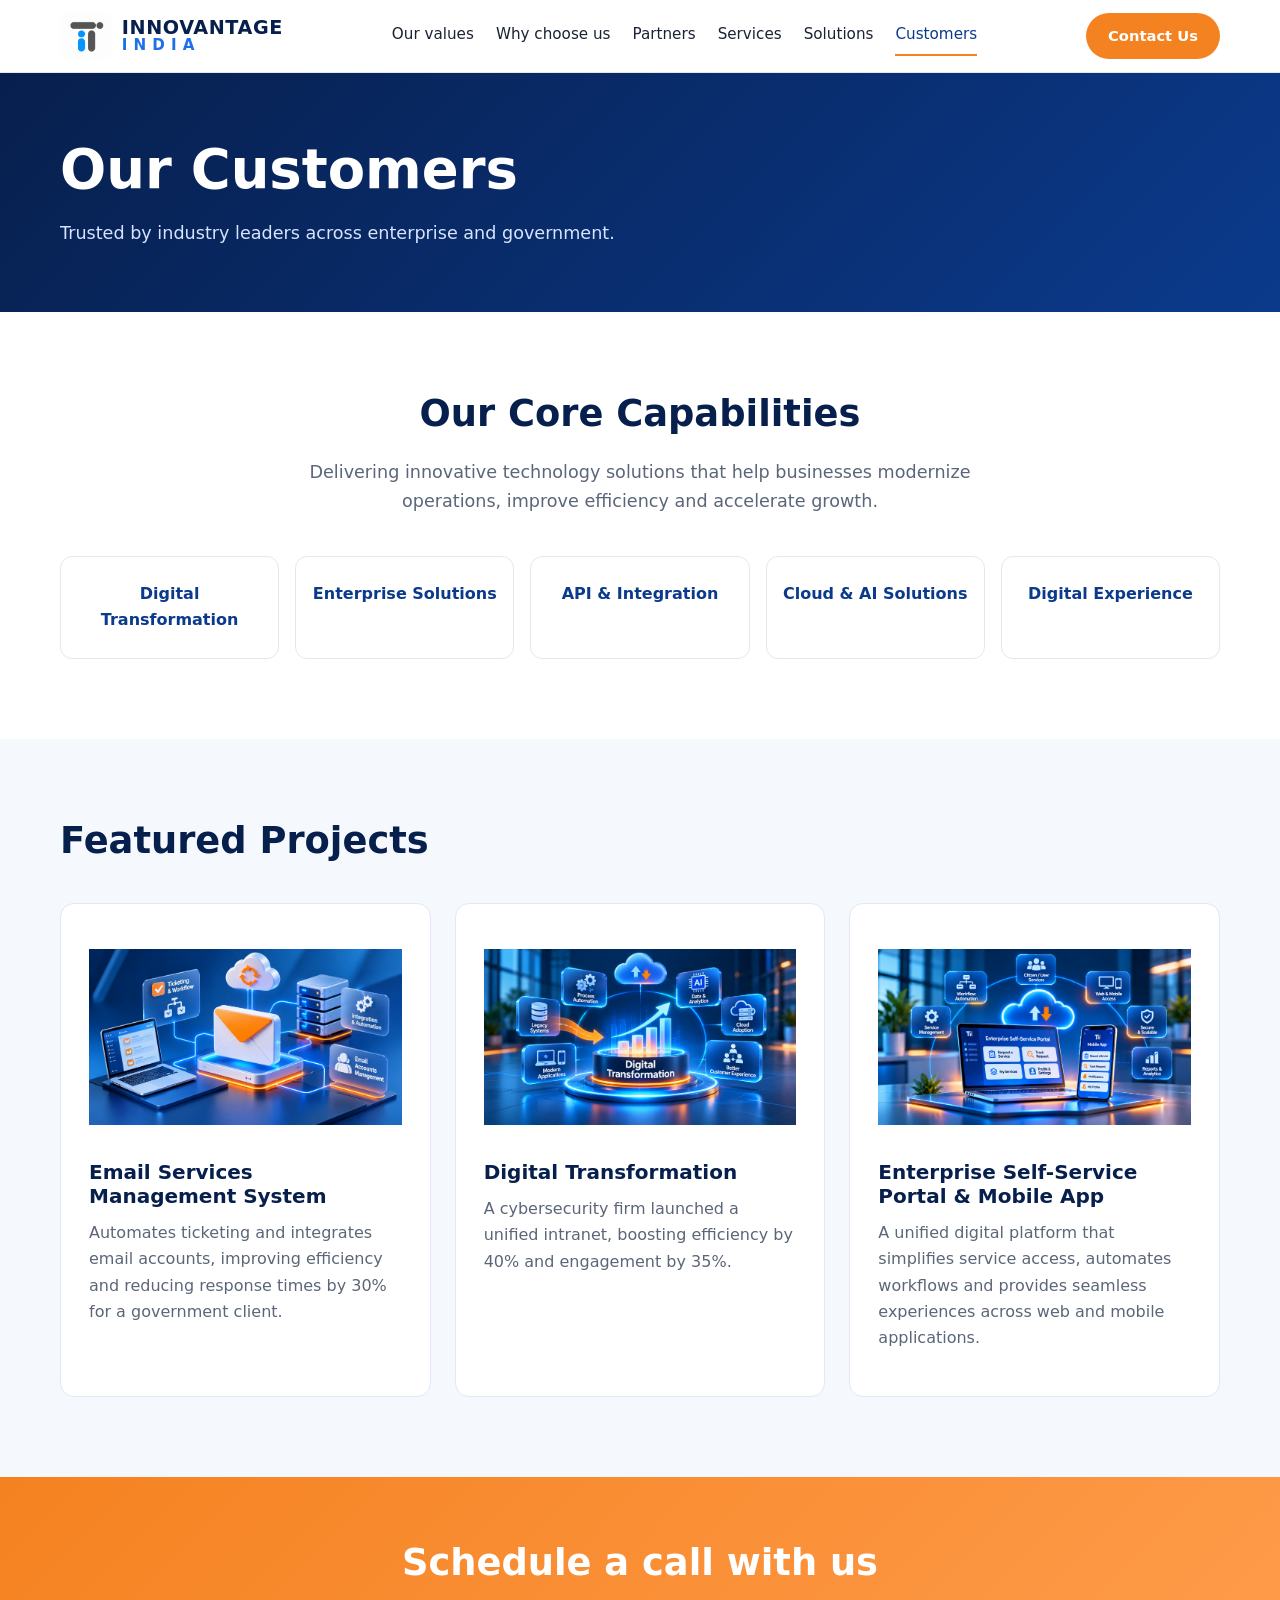
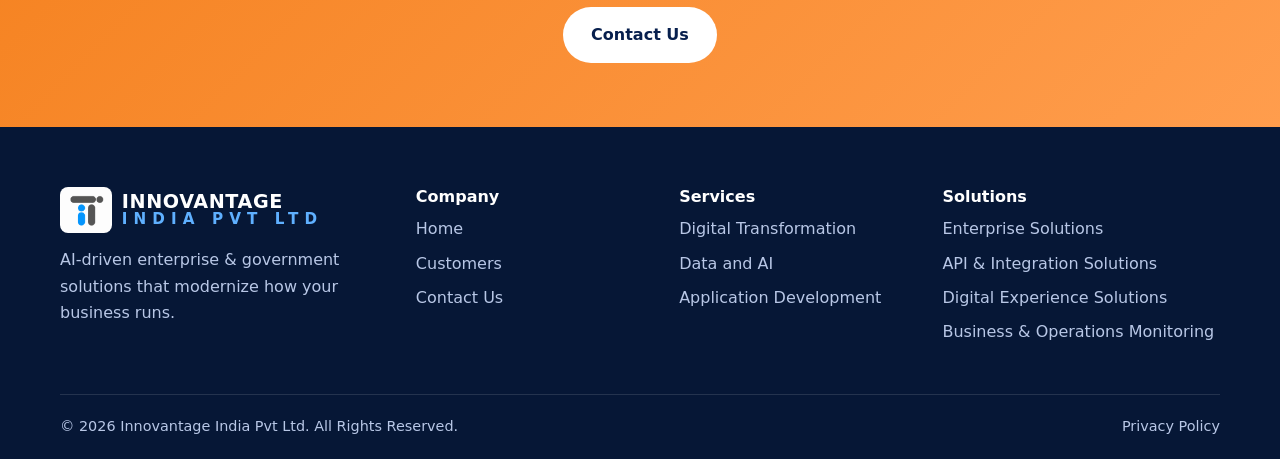
<file: customers.html>
<!DOCTYPE html>
<html lang="en" dir="ltr">
<head>
  <meta charset="UTF-8">
  <meta name="viewport" content="width=device-width, initial-scale=1">
  <title>Customers | Innovantage India Pvt Ltd</title>
  <meta name="description" content="Customers and featured projects of Innovantage India Pvt Ltd.">
  <link rel="stylesheet" href="css/style.css">
</head>
<body>

<header class="site-header">
  <div class="container nav-wrap">
    <a class="logo" href="index.html" aria-label="Innovantage India home">
      <img
        class="logo-img"
        src="images/logo.png"
        alt="Innovantage logo"
        width="46"
        height="42"
      />

      <span class="logo-wordmark">
        <span class="wm-main">INNOVANTAGE</span>
        <span class="wm-india">INDIA</span>
      </span>
    </a>

    <nav id="nav" class="nav" aria-label="Main navigation">
      <a href="our-values.html" data-i18n="nav.values">Our values</a>
      <a href="why-choose-us.html" data-i18n="nav.why">Why choose us</a>
      <a href="partners.html" data-i18n="nav.partners">Partners</a>
      <a href="services.html" data-i18n="nav.services">Services</a>
      <a href="solutions.html" data-i18n="nav.solutions">Solutions</a>
      <a href="customers.html" data-i18n="nav.customers">Customers</a>
      <!-- <a href="careers.html" data-i18n="nav.careers">Careers</a> -->
    </nav>

    <div class="nav-actions">
      <!-- <button class="lang-btn" id="langToggle" type="button" aria-label="Switch language">عربي</button> -->
      <a class="btn btn-primary btn-sm" href="contact.html" data-i18n="nav.contact">Contact Us</a>

      <button class="hamburger" id="hamburger" type="button" aria-label="Toggle menu" aria-expanded="false">
        <span></span>
        <span></span>
        <span></span>
      </button>
    </div>
  </div>
</header>

<main>

  <section class="page-hero">
    <div class="container reveal">
      <h1 data-i18n="customers.title">Our Customers</h1>
      <p>Trusted by industry leaders across enterprise and government.</p>
    </div>
  </section>

  <!-- <section class="section">
    <div class="container">
      <div class="client-grid reveal">
        <div class="client">STC</div>
        <div class="client">sirar by stc</div>
        <div class="client">ZATCA</div>
        <div class="client">NeoLeap</div>
        <div class="client">Royal Development Authority</div>
      </div>
    </div>
  </section> -->

<section class="section">
  <div class="container">

    <div class="section-head center reveal">
      <h2>Our Core Capabilities</h2>
      <p class="lead">
        Delivering innovative technology solutions that help businesses
        modernize operations, improve efficiency and accelerate growth.
      </p>
    </div>

    <div class="client-grid reveal">
      <div class="client">Digital Transformation</div>
      <div class="client">Enterprise Solutions</div>
      <div class="client">API &amp; Integration</div>
      <div class="client">Cloud &amp; AI Solutions</div>
      <div class="client">Digital Experience</div>
    </div>

  </div>
</section>


  <!-- Featured Projects -->
  <section class="section soft">
    <div class="container">

      <div class="section-head reveal">
        <h2 data-i18n="proj.title">Featured Projects</h2>
      </div>

      <div class="grid grid-3">

        <!-- Project 1 -->
        <article class="card reveal">
          <img
            class="project-thumb t1"
            src="images/email-services.png"
            alt="Email Services Management System illustration"
          />

          <h3>Email Services Management System</h3>

          <p>
            Automates ticketing and integrates email accounts, improving
            efficiency and reducing response times by 30% for a government
            client.
          </p>
        </article>

        <!-- Project 2 -->
        <article class="card reveal">
          <img
            class="project-thumb t2"
            src="images/digital-transformation.png"
            alt="Digital Transformation illustration"
          />

          <h3>Digital Transformation</h3>

          <p>
            A cybersecurity firm launched a unified intranet, boosting
            efficiency by 40% and engagement by 35%.
          </p>
        </article>

        <!-- Project 3 -->
        <article class="card reveal">
          <img
            class="project-thumb t3"
            src="images/enterprise-self-service.png"
            alt="Enterprise Self-Service Portal and Mobile App illustration"
          />

          <h3>Enterprise Self-Service Portal &amp; Mobile App</h3>

          <p>
            A unified digital platform that simplifies service access,
            automates workflows and provides seamless experiences across web
            and mobile applications.
          </p>
        </article>

      </div>
    </div>
  </section>

  <section class="cta">
    <div class="container reveal">
      <h2 data-i18n="cta.title">Schedule a call with us</h2>
      <a class="btn" href="contact.html" data-i18n="cta.btn">Contact Us</a>
    </div>
  </section>

</main>

<footer class="site-footer">
  <div class="container">

    <div class="footer-grid">

      <div>
        <a
          class="logo"
          href="index.html"
          aria-label="Innovantage India home"
        >
          <img
            class="logo-img"
            src="images/logo.png"
            alt="Innovantage logo"
            width="46"
            height="42"
          />

          <span class="logo-wordmark">
            <span class="wm-main">INNOVANTAGE</span>
            <span class="wm-india">INDIA PVT LTD</span>
          </span>
        </a>

        <p>
          AI-driven enterprise &amp; government solutions that modernize how
          your business runs.
        </p>
      </div>

      <div>
        <h4 data-i18n="footer.company">Company</h4>
        <ul>
          <li><a href="index.html" data-i18n="nav.home">Home</a></li>
          <li><a href="customers.html" data-i18n="nav.customers">Customers</a></li>
          <li><a href="contact.html" data-i18n="nav.contact">Contact Us</a></li>
          <!-- <li><a href="careers.html" data-i18n="nav.careers">Careers</a></li> -->
        </ul>
      </div>

      <div>
        <h4 data-i18n="footer.services">Services</h4>
        <ul>
          <li><a href="services.html#Digital-Transformation">Digital Transformation</a></li>
          <li><a href="services.html#Data-and-AI">Data and AI</a></li>
          <li><a href="services.html#Application-Development">Application Development</a></li>
        </ul>
      </div>

      <div>
        <h4 data-i18n="footer.solutions">Solutions</h4>
        <ul>
          <li><a href="solutions.html#enterprise">Enterprise Solutions</a></li>
          <li><a href="solutions.html#Api-integration">API &amp; Integration Solutions</a></li>
          <li><a href="solutions.html#Digital-experience">Digital Experience Solutions</a></li>
          <li><a href="solutions.html#BOM">Business &amp; Operations Monitoring</a></li>
        </ul>
      </div>

    </div>

    <div class="footer-bottom">
      <span>
        © <span class="js-year">2026</span> Innovantage India Pvt Ltd.
        <span data-i18n="footer.rights">All Rights Reserved.</span>
      </span>

      <a href="privacy-policy.html" data-i18n="footer.privacy">Privacy Policy</a>
    </div>

  </div>
</footer>

<button id="backToTop" type="button" aria-label="Back to top">↑</button>

<script src="js/main.js"></script>

</body>
</html>
</file>
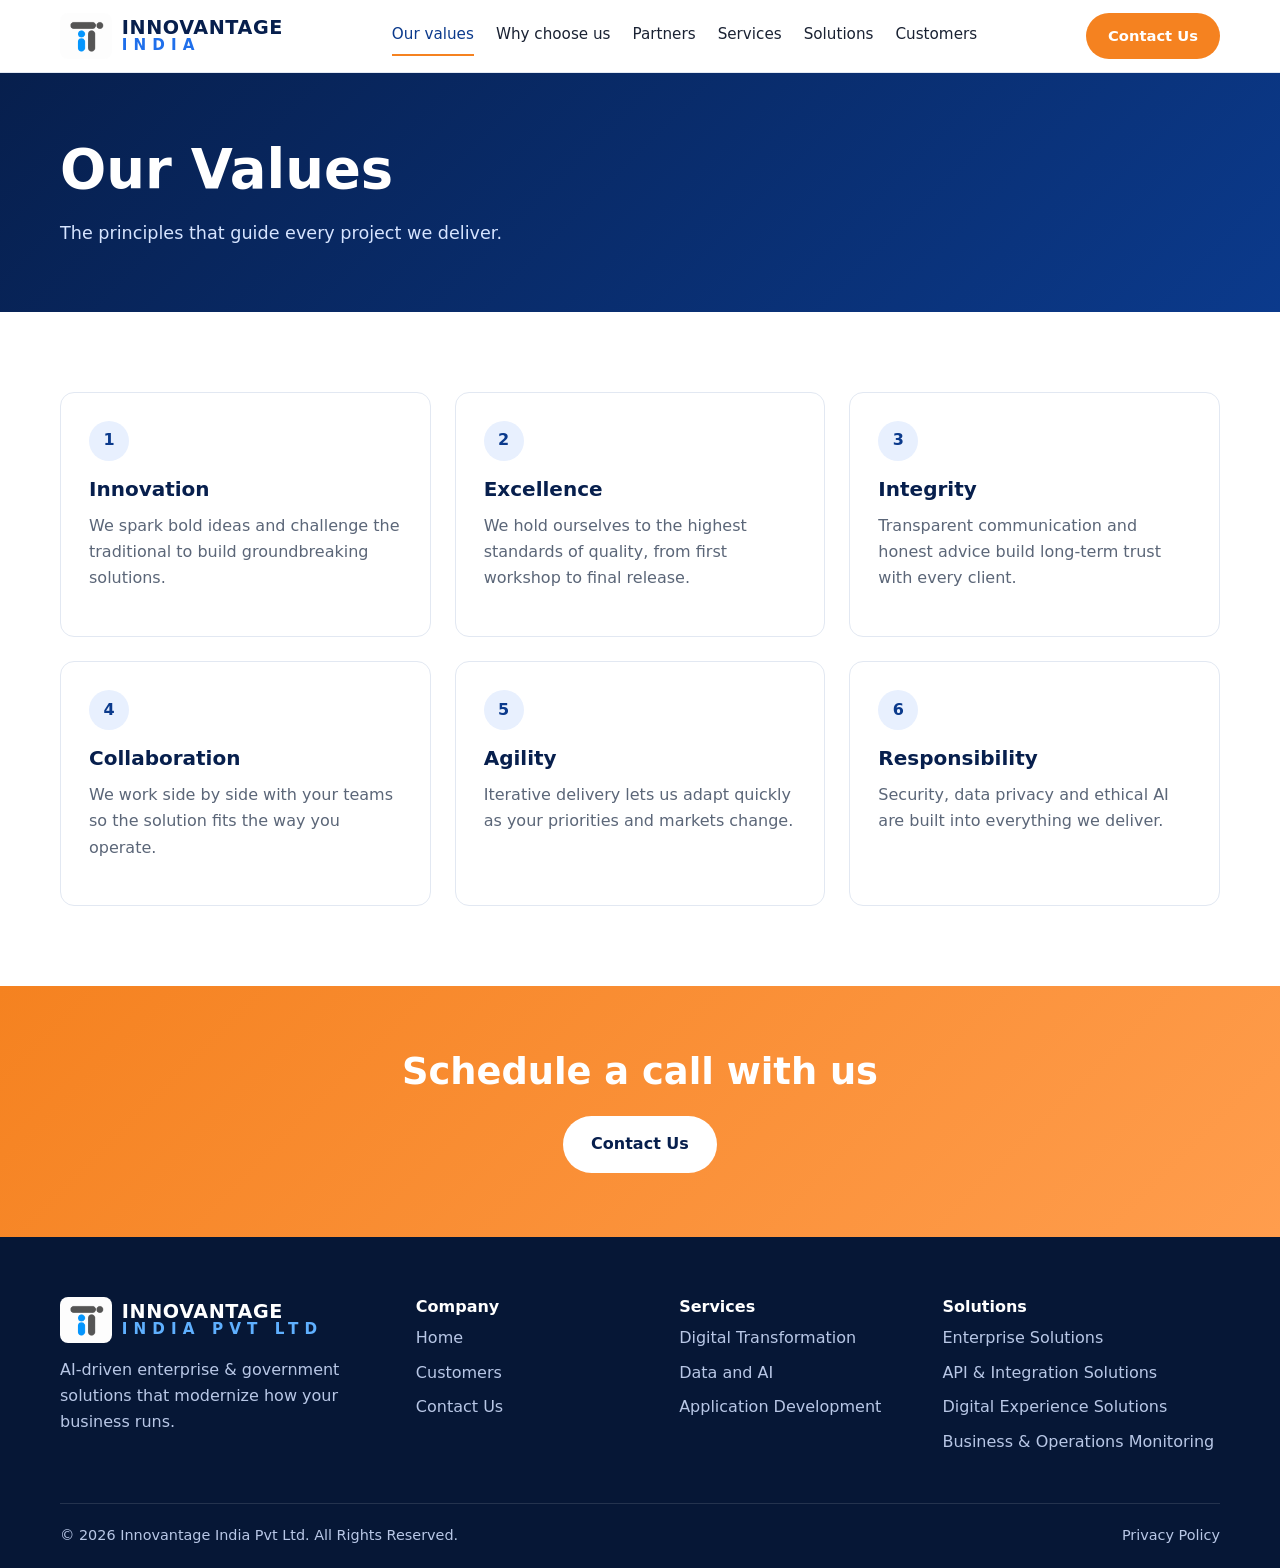
<file: our-values.html>
<!DOCTYPE html>
<html lang="en" dir="ltr">
<head>
  <meta charset="UTF-8">
  <meta name="viewport" content="width=device-width, initial-scale=1">
  <title>Our Values | Innovantage India Pvt Ltd</title>
  <meta name="description" content="The values that guide Innovantage India Pvt Ltd.">
  <link rel="stylesheet" href="css/style.css">
</head>
<body>
<header class="site-header">
  <div class="container nav-wrap">
    <a class="logo" href="index.html" aria-label="Innovantage India home">
          <img
            class="logo-img"
            src="images/logo.png"
            alt="Innovantage logo"
            width="46"
            height="42"
          />

          <span class="logo-wordmark">
            <span class="wm-main">INNOVANTAGE</span>
            <span class="wm-india">INDIA</span>
          </span>
        </a>
    <nav id="nav" class="nav" aria-label="Main navigation">
      <a href="our-values.html" data-i18n="nav.values">Our values</a>
      <a href="why-choose-us.html" data-i18n="nav.why">Why choose us</a>
      <a href="partners.html" data-i18n="nav.partners">Partners</a>
      <a href="services.html" data-i18n="nav.services">Services</a>
      <a href="solutions.html" data-i18n="nav.solutions">Solutions</a>
      <a href="customers.html" data-i18n="nav.customers">Customers</a>
      <!-- <a href="careers.html" data-i18n="nav.careers">Careers</a> -->
    </nav>
    <div class="nav-actions">
      <!-- <button class="lang-btn" id="langToggle" type="button" aria-label="Switch language">عربي</button> -->
      <a class="btn btn-primary btn-sm" href="contact.html" data-i18n="nav.contact">Contact Us</a>
      <button class="hamburger" id="hamburger" type="button" aria-label="Toggle menu" aria-expanded="false"><span></span><span></span><span></span></button>
    </div>
  </div>
</header>
<main>
<section class="page-hero">
  <div class="container reveal">
    <h1 data-i18n="values.title">Our Values</h1>
    <p>The principles that guide every project we deliver.</p>
  </div>
</section>
<section class="section">
  <div class="container grid grid-3">
    <article class="card reveal"><div class="num">1</div><h3>Innovation</h3><p>We spark bold ideas and challenge the traditional to build groundbreaking solutions.</p></article>
    <article class="card reveal"><div class="num">2</div><h3>Excellence</h3><p>We hold ourselves to the highest standards of quality, from first workshop to final release.</p></article>
    <article class="card reveal"><div class="num">3</div><h3>Integrity</h3><p>Transparent communication and honest advice build long-term trust with every client.</p></article>
    <article class="card reveal"><div class="num">4</div><h3>Collaboration</h3><p>We work side by side with your teams so the solution fits the way you operate.</p></article>
    <article class="card reveal"><div class="num">5</div><h3>Agility</h3><p>Iterative delivery lets us adapt quickly as your priorities and markets change.</p></article>
    <article class="card reveal"><div class="num">6</div><h3>Responsibility</h3><p>Security, data privacy and ethical AI are built into everything we deliver.</p></article>
  </div>
</section><section class="cta">
  <div class="container reveal">
    <h2 data-i18n="cta.title">Schedule a call with us</h2>
    <a class="btn" href="contact.html" data-i18n="cta.btn">Contact Us</a>
  </div>
</section>
</main>
<footer class="site-footer">
  <div class="container">
    <div class="footer-grid">
      <div>
        <a
              class="logo"
              href="index.html"
              aria-label="Innovantage India home"
            >
              <img
                class="logo-img"
                src="images/logo.png"
                alt="Innovantage logo"
                width="46"
                height="42"
              />

              <span class="logo-wordmark">
                <span class="wm-main">INNOVANTAGE</span>
                <span class="wm-india">INDIA PVT LTD</span>
              </span>
            </a>
        <p>AI-driven enterprise &amp; government solutions that modernize how your business runs.</p>
      </div>
      <div>
        <h4 data-i18n="footer.company">Company</h4>
        <ul>
          <li><a href="index.html" data-i18n="nav.home">Home</a></li>
          <li><a href="customers.html" data-i18n="nav.customers">Customers</a></li>
          <li><a href="contact.html" data-i18n="nav.contact">Contact Us</a></li>
          <!-- <li><a href="careers.html" data-i18n="nav.careers">Careers</a></li> -->
        </ul>
      </div>
      <div>
        <h4 data-i18n="footer.services">Services</h4>
        <ul>
          <li><a href="services.html#Digital-Transformation">Digital Transformation</a></li>
          <li><a href="services.html#Data-and-AI">Data and AI</a></li>
          <li><a href="services.html#Application-Development">Application Development</a></li>
        </ul>
      </div>
      <div>
        <h4 data-i18n="footer.solutions">Solutions</h4>
        <ul>
          <li><a href="solutions.html#enterprise">Enterprise Solutions</a></li>
          <li><a href="solutions.html#Api-integration">API &amp; Integration Solutions</a></li>
          <li><a href="solutions.html#Digital-experience">Digital Experience Solutions</a></li>
          <li><a href="solutions.html#BOM">Business &amp; Operations Monitoring</a></li>
        </ul>
      </div>
    </div>
    <div class="footer-bottom">
      <span>© <span class="js-year">2026</span> Innovantage India Pvt Ltd. <span data-i18n="footer.rights">All Rights Reserved.</span></span>
      <a href="privacy-policy.html" data-i18n="footer.privacy">Privacy Policy</a>
    </div>
  </div>
</footer>
<button id="backToTop" type="button" aria-label="Back to top">↑</button>
<script src="js/main.js"></script>
</body>
</html>
</file>
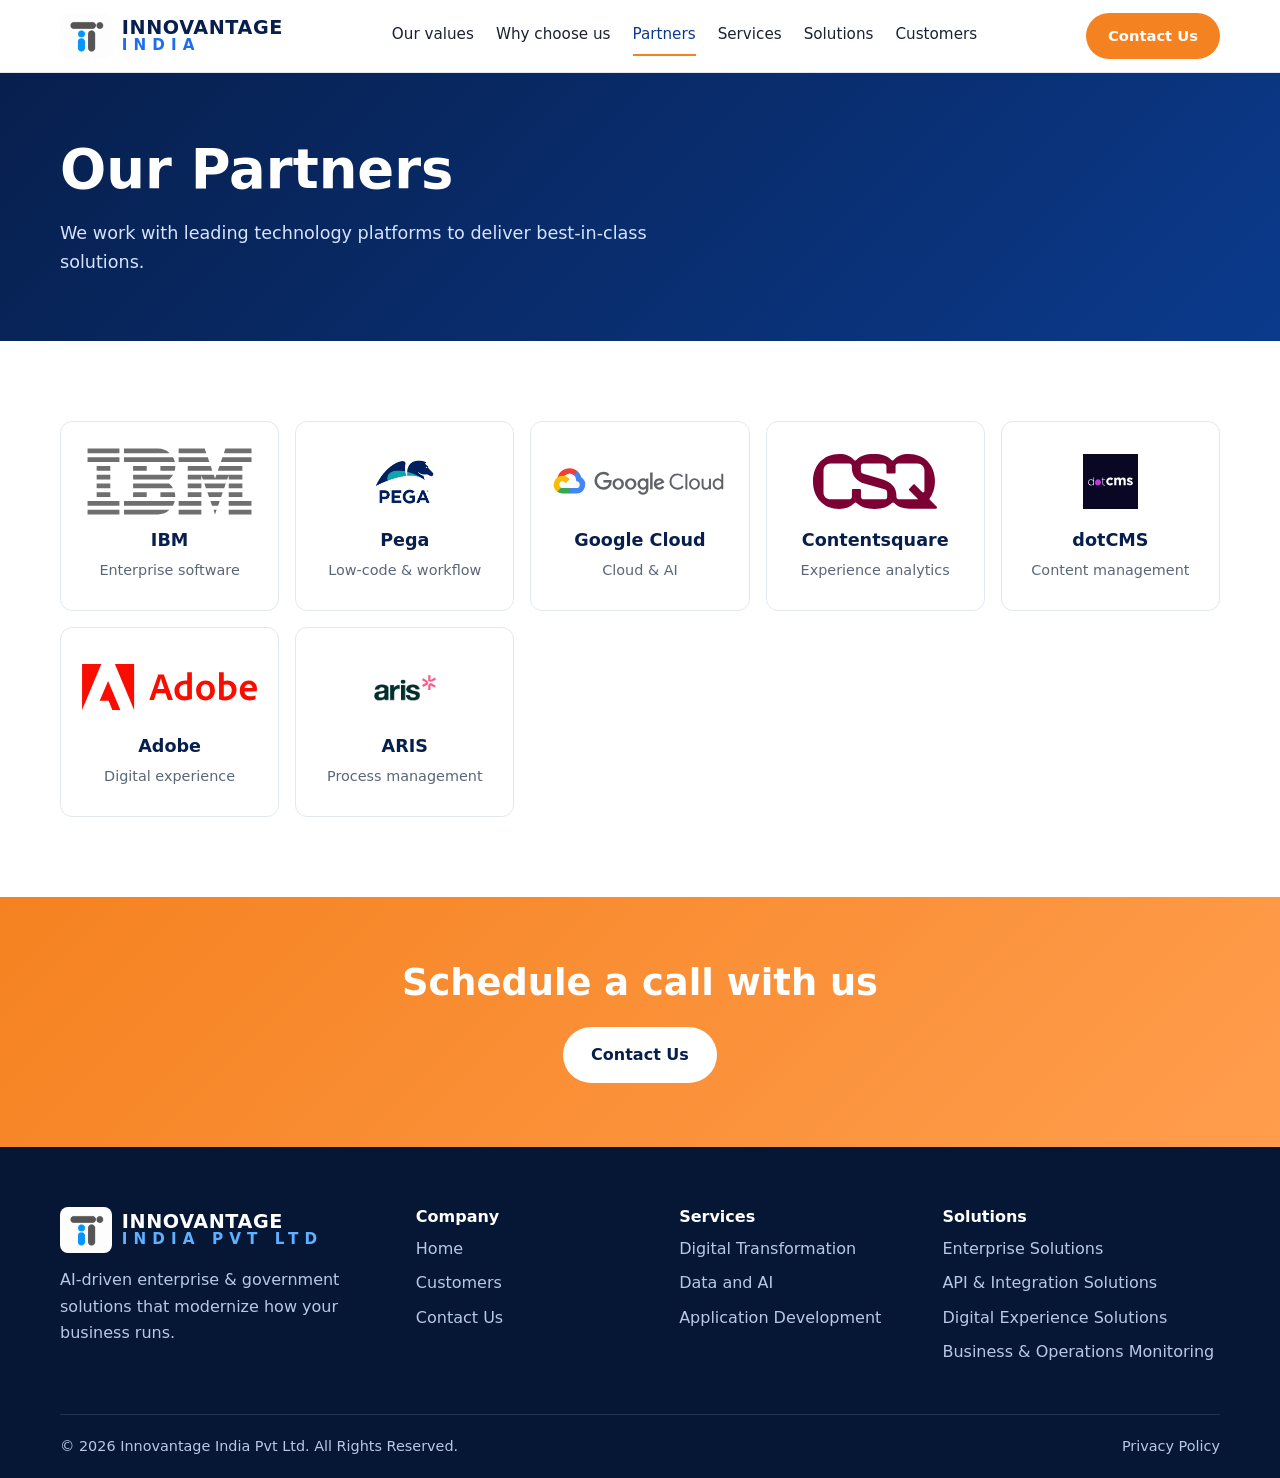
<file: partners.html>
<!doctype html>
<html lang="en" dir="ltr">
  <head>
    <meta charset="UTF-8" />
    <meta name="viewport" content="width=device-width, initial-scale=1" />
    <title>Partners | Innovantage India Pvt Ltd</title>
    <meta
      name="description"
      content="Technology partners of Innovantage India Pvt Ltd."
    />
    <link rel="stylesheet" href="css/style.css" />
  </head>
  <body>
    <header class="site-header">
      <div class="container nav-wrap">
        <a class="logo" href="index.html" aria-label="Innovantage India home">
          <img
            class="logo-img"
            src="images/logo.png"
            alt="Innovantage logo"
            width="46"
            height="42"
          />

          <span class="logo-wordmark">
            <span class="wm-main">INNOVANTAGE</span>
            <span class="wm-india">INDIA</span>
          </span>
        </a>

        <nav id="nav" class="nav" aria-label="Main navigation">
          <a href="our-values.html" data-i18n="nav.values">Our values</a>
          <a href="why-choose-us.html" data-i18n="nav.why">Why choose us</a>
          <a href="partners.html" data-i18n="nav.partners">Partners</a>
          <a href="services.html" data-i18n="nav.services">Services</a>
          <a href="solutions.html" data-i18n="nav.solutions">Solutions</a>
          <a href="customers.html" data-i18n="nav.customers">Customers</a>
          <!-- <a href="careers.html" data-i18n="nav.careers">Careers</a> -->
        </nav>

        <div class="nav-actions">
          <!-- <button class="lang-btn" id="langToggle" type="button" aria-label="Switch language">عربي</button> -->
          <a
            class="btn btn-primary btn-sm"
            href="contact.html"
            data-i18n="nav.contact"
            >Contact Us</a
          >
          <button
            class="hamburger"
            id="hamburger"
            type="button"
            aria-label="Toggle menu"
            aria-expanded="false"
          >
            <span></span><span></span><span></span>
          </button>
        </div>
      </div>
    </header>

    <main>
      <section class="page-hero">
        <div class="container reveal">
          <h1 data-i18n="partners.title">Our Partners</h1>
          <p>
            We work with leading technology platforms to deliver best-in-class
            solutions.
          </p>
        </div>
      </section>

      <!-- Technology Partners Section -->
      <section class="section">
        <div class="container">
          <div class="client-grid reveal partner-grid">
            <!-- IBM -->
            <div class="client partner-card">
              <div class="partner-logo">
                <img
                  class="ibm-logo"
                  src="images/partners/ibm.svg"
                  alt="IBM logo"
                />
              </div>
              <h3>IBM</h3>
              <small>Enterprise software</small>
            </div>

            <!-- Pega -->
            <div class="client partner-card">
              <div class="partner-logo">
                <img src="images/partners/pega.png" alt="Pega logo" />
              </div>
              <h3>Pega</h3>
              <small>Low-code &amp; workflow</small>
            </div>

            <!-- Google Cloud -->
            <div class="client partner-card">
              <div class="partner-logo">
                <img
                  src="images/partners/google-cloud.svg"
                  alt="Google Cloud logo"
                />
              </div>
              <h3>Google Cloud</h3>
              <small>Cloud &amp; AI</small>
            </div>

            <!-- Contentsquare -->
            <div class="client partner-card">
              <div class="partner-logo">
                <img
                  src="images/partners/contentsquare.svg"
                  alt="contentsquare logo"
                />
              </div>
              <h3>Contentsquare</h3>
              <small>Experience analytics</small>
            </div>

            <!-- dotCMS -->
            <div class="client partner-card">
              <div class="partner-logo">
                <img src="images/partners/dotcms.svg" alt="dotCMS logo" />
              </div>
              <h3>dotCMS</h3>
              <small>Content management</small>
            </div>

            <!-- Adobe -->
            <div class="client partner-card">
              <div class="partner-logo">
                <img src="images/partners/adobe.svg" alt="Adobe logo" />
              </div>
              <h3>Adobe</h3>
              <small>Digital experience</small>
            </div>

            <!-- ARIS -->
            <div class="client partner-card">
              <div class="partner-logo">
                <img src="images/partners/aris.jpg" alt ="ARIS logo">
              </div>
              <h3>ARIS</h3>
              <small>Process management</small>
            </div>
          </div>
        </div>
      </section>

      <section class="cta">
        <div class="container reveal">
          <h2 data-i18n="cta.title">Schedule a call with us</h2>
          <a class="btn" href="contact.html" data-i18n="cta.btn">Contact Us</a>
        </div>
      </section>
    </main>

    <footer class="site-footer">
      <div class="container">
        <div class="footer-grid">
          <div>
            <a
              class="logo"
              href="index.html"
              aria-label="Innovantage India home"
            >
              <img
                class="logo-img"
                src="images/logo.png"
                alt="Innovantage logo"
                width="46"
                height="42"
              />

              <span class="logo-wordmark">
                <span class="wm-main">INNOVANTAGE</span>
                <span class="wm-india">INDIA PVT LTD</span>
              </span>
            </a>

            <p>
              AI-driven enterprise &amp; government solutions that modernize how
              your business runs.
            </p>
          </div>

          <div>
            <h4 data-i18n="footer.company">Company</h4>
            <ul>
              <li><a href="index.html" data-i18n="nav.home">Home</a></li>
              <li>
                <a href="customers.html" data-i18n="nav.customers">Customers</a>
              </li>
              <li>
                <a href="contact.html" data-i18n="nav.contact">Contact Us</a>
              </li>
              <!-- <li><a href="careers.html" data-i18n="nav.careers">Careers</a></li> -->
            </ul>
          </div>

          <div>
            <h4 data-i18n="footer.services">Services</h4>
            <ul>
              <li>
                <a href="services.html#Digital-Transformation"
                  >Digital Transformation</a
                >
              </li>
              <li><a href="services.html#Data-and-AI">Data and AI</a></li>
              <li>
                <a href="services.html#Application-Development"
                  >Application Development</a
                >
              </li>
            </ul>
          </div>

          <div>
            <h4 data-i18n="footer.solutions">Solutions</h4>
            <ul>
              <li>
                <a href="solutions.html#enterprise">Enterprise Solutions</a>
              </li>
              <li>
                <a href="solutions.html#Api-integration"
                  >API &amp; Integration Solutions</a
                >
              </li>
              <li>
                <a href="solutions.html#Digital-experience"
                  >Digital Experience Solutions</a
                >
              </li>
              <li>
                <a href="solutions.html#BOM"
                  >Business &amp; Operations Monitoring</a
                >
              </li>
            </ul>
          </div>
        </div>

        <div class="footer-bottom">
          <span
            >© <span class="js-year">2026</span> Innovantage India Pvt Ltd.
            <span data-i18n="footer.rights">All Rights Reserved.</span></span
          >
          <a href="privacy-policy.html" data-i18n="footer.privacy"
            >Privacy Policy</a
          >
        </div>
      </div>
    </footer>

    <button id="backToTop" type="button" aria-label="Back to top">↑</button>
    <script src="js/main.js"></script>
  </body>
</html>
</file>
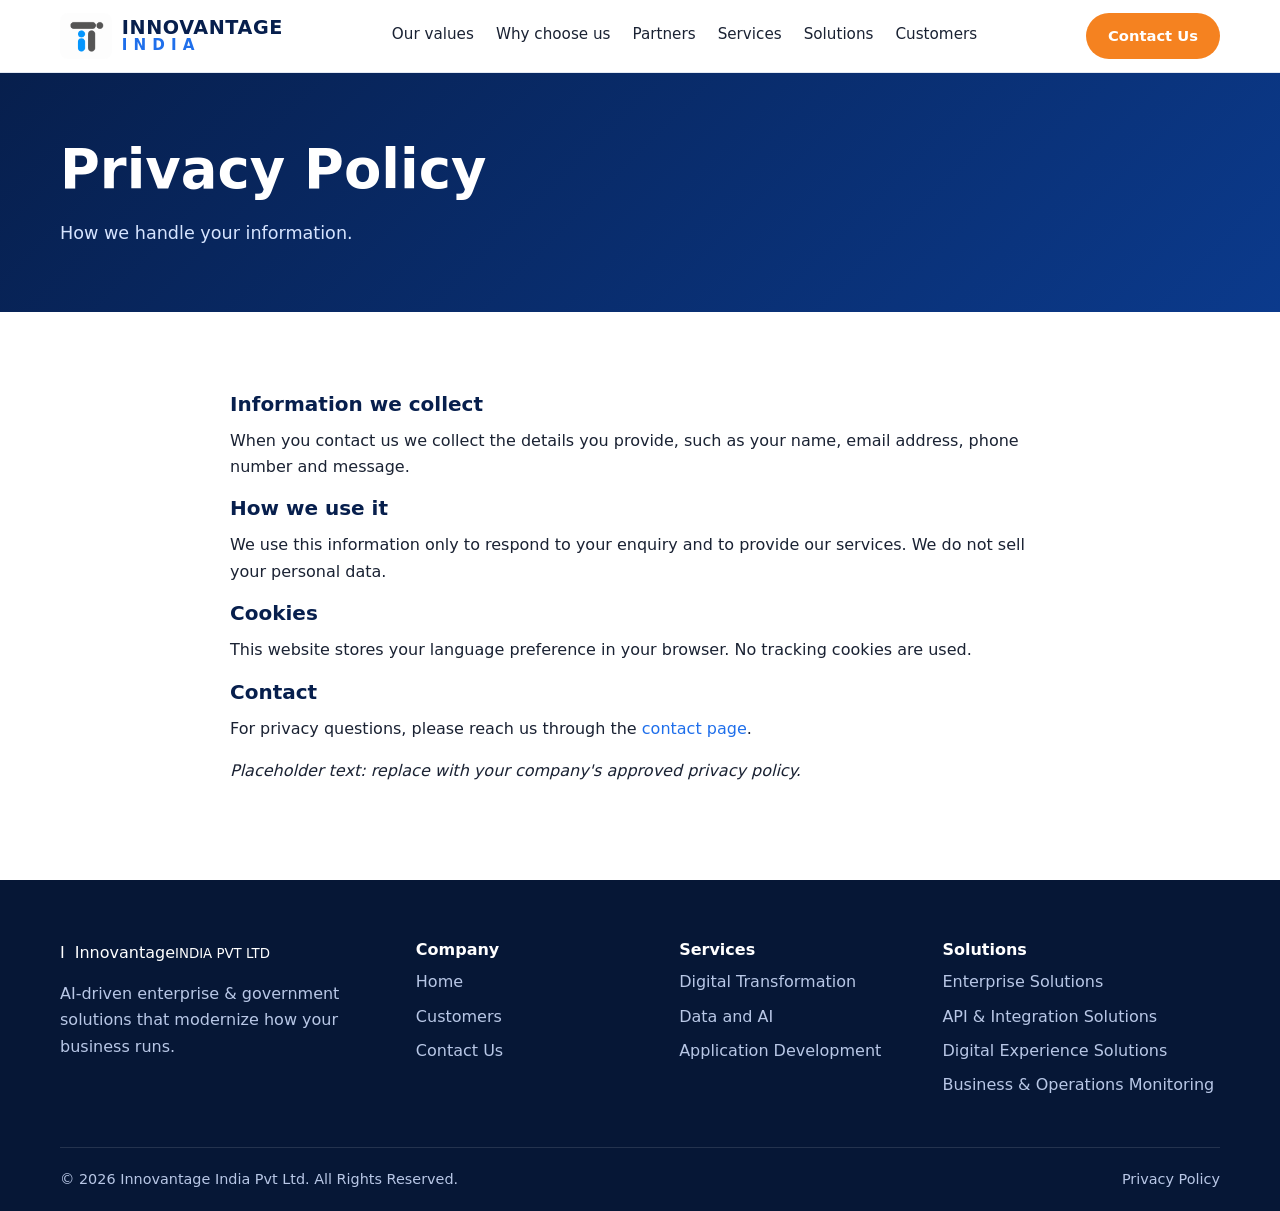
<file: privacy-policy.html>
<!DOCTYPE html>
<html lang="en" dir="ltr">
<head>
  <meta charset="UTF-8">
  <meta name="viewport" content="width=device-width, initial-scale=1">
  <title>Privacy Policy | Innovantage India Pvt Ltd</title>
  <meta name="description" content="Privacy policy of Innovantage India Pvt Ltd.">
  <link rel="stylesheet" href="css/style.css">
</head>
<body>
<header class="site-header">
  <div class="container nav-wrap">
    <a class="logo" href="index.html" aria-label="Innovantage India home">
          <img
            class="logo-img"
            src="images/logo.png"
            alt="Innovantage logo"
            width="46"
            height="42"
          />

          <span class="logo-wordmark">
            <span class="wm-main">INNOVANTAGE</span>
            <span class="wm-india">INDIA</span>
          </span>
        </a>
    <nav id="nav" class="nav" aria-label="Main navigation">
      <a href="our-values.html" data-i18n="nav.values">Our values</a>
      <a href="why-choose-us.html" data-i18n="nav.why">Why choose us</a>
      <a href="partners.html" data-i18n="nav.partners">Partners</a>
      <a href="services.html" data-i18n="nav.services">Services</a>
      <a href="solutions.html" data-i18n="nav.solutions">Solutions</a>
      <a href="customers.html" data-i18n="nav.customers">Customers</a>
      <!-- <a href="careers.html" data-i18n="nav.careers">Careers</a> -->
    </nav>
    <div class="nav-actions">
      <!-- <button class="lang-btn" id="langToggle" type="button" aria-label="Switch language">عربي</button> -->
      <a class="btn btn-primary btn-sm" href="contact.html" data-i18n="nav.contact">Contact Us</a>
      <button class="hamburger" id="hamburger" type="button" aria-label="Toggle menu" aria-expanded="false"><span></span><span></span><span></span></button>
    </div>
  </div>
</header>
<main>
<section class="page-hero">
  <div class="container reveal">
    <h1 data-i18n="privacy.title">Privacy Policy</h1>
    <p>How we handle your information.</p>
  </div>
</section>
<section class="section">
  <div class="container" style="max-width:820px">
    <h3>Information we collect</h3><p>When you contact us we collect the details you provide, such as your name, email address, phone number and message.</p>
    <h3>How we use it</h3><p>We use this information only to respond to your enquiry and to provide our services. We do not sell your personal data.</p>
    <h3>Cookies</h3><p>This website stores your language preference in your browser. No tracking cookies are used.</p>
    <h3>Contact</h3><p>For privacy questions, please reach us through the <a href="contact.html">contact page</a>.</p>
    <p><em>Placeholder text: replace with your company's approved privacy policy.</em></p>
  </div>
</section>
</main>
<footer class="site-footer">
  <div class="container">
    <div class="footer-grid">
      <div>
        <a class="logo" href="index.html"><span class="logo-mark">I</span><span class="logo-text">Innovantage<small>INDIA PVT LTD</small></span></a>
        <p>AI-driven enterprise &amp; government solutions that modernize how your business runs.</p>
      </div>
      <div>
        <h4 data-i18n="footer.company">Company</h4>
        <ul>
          <li><a href="index.html" data-i18n="nav.home">Home</a></li>
          <li><a href="customers.html" data-i18n="nav.customers">Customers</a></li>
          <li><a href="contact.html" data-i18n="nav.contact">Contact Us</a></li>
          <!-- <li><a href="careers.html" data-i18n="nav.careers">Careers</a></li> -->
        </ul>
      </div>
      <div>
        <h4 data-i18n="footer.services">Services</h4>
        <ul>
          <li><a href="services.html#Digital-Transformation">Digital Transformation</a></li>
          <li><a href="services.html#Data-and-AI">Data and AI</a></li>
          <li><a href="services.html#Application-Development">Application Development</a></li>
        </ul>
      </div>
      <div>
        <h4 data-i18n="footer.solutions">Solutions</h4>
        <ul>
          <li><a href="solutions.html#enterprise">Enterprise Solutions</a></li>
          <li><a href="solutions.html#Api-integration">API &amp; Integration Solutions</a></li>
          <li><a href="solutions.html#Digital-experience">Digital Experience Solutions</a></li>
          <li><a href="solutions.html#BOM">Business &amp; Operations Monitoring</a></li>
        </ul>
      </div>
    </div>
    <div class="footer-bottom">
      <span>© <span class="js-year">2026</span> Innovantage India Pvt Ltd. <span data-i18n="footer.rights">All Rights Reserved.</span></span>
      <a href="privacy-policy.html" data-i18n="footer.privacy">Privacy Policy</a>
    </div>
  </div>
</footer>
<button id="backToTop" type="button" aria-label="Back to top">↑</button>
<script src="js/main.js"></script>
</body>
</html>
</file>
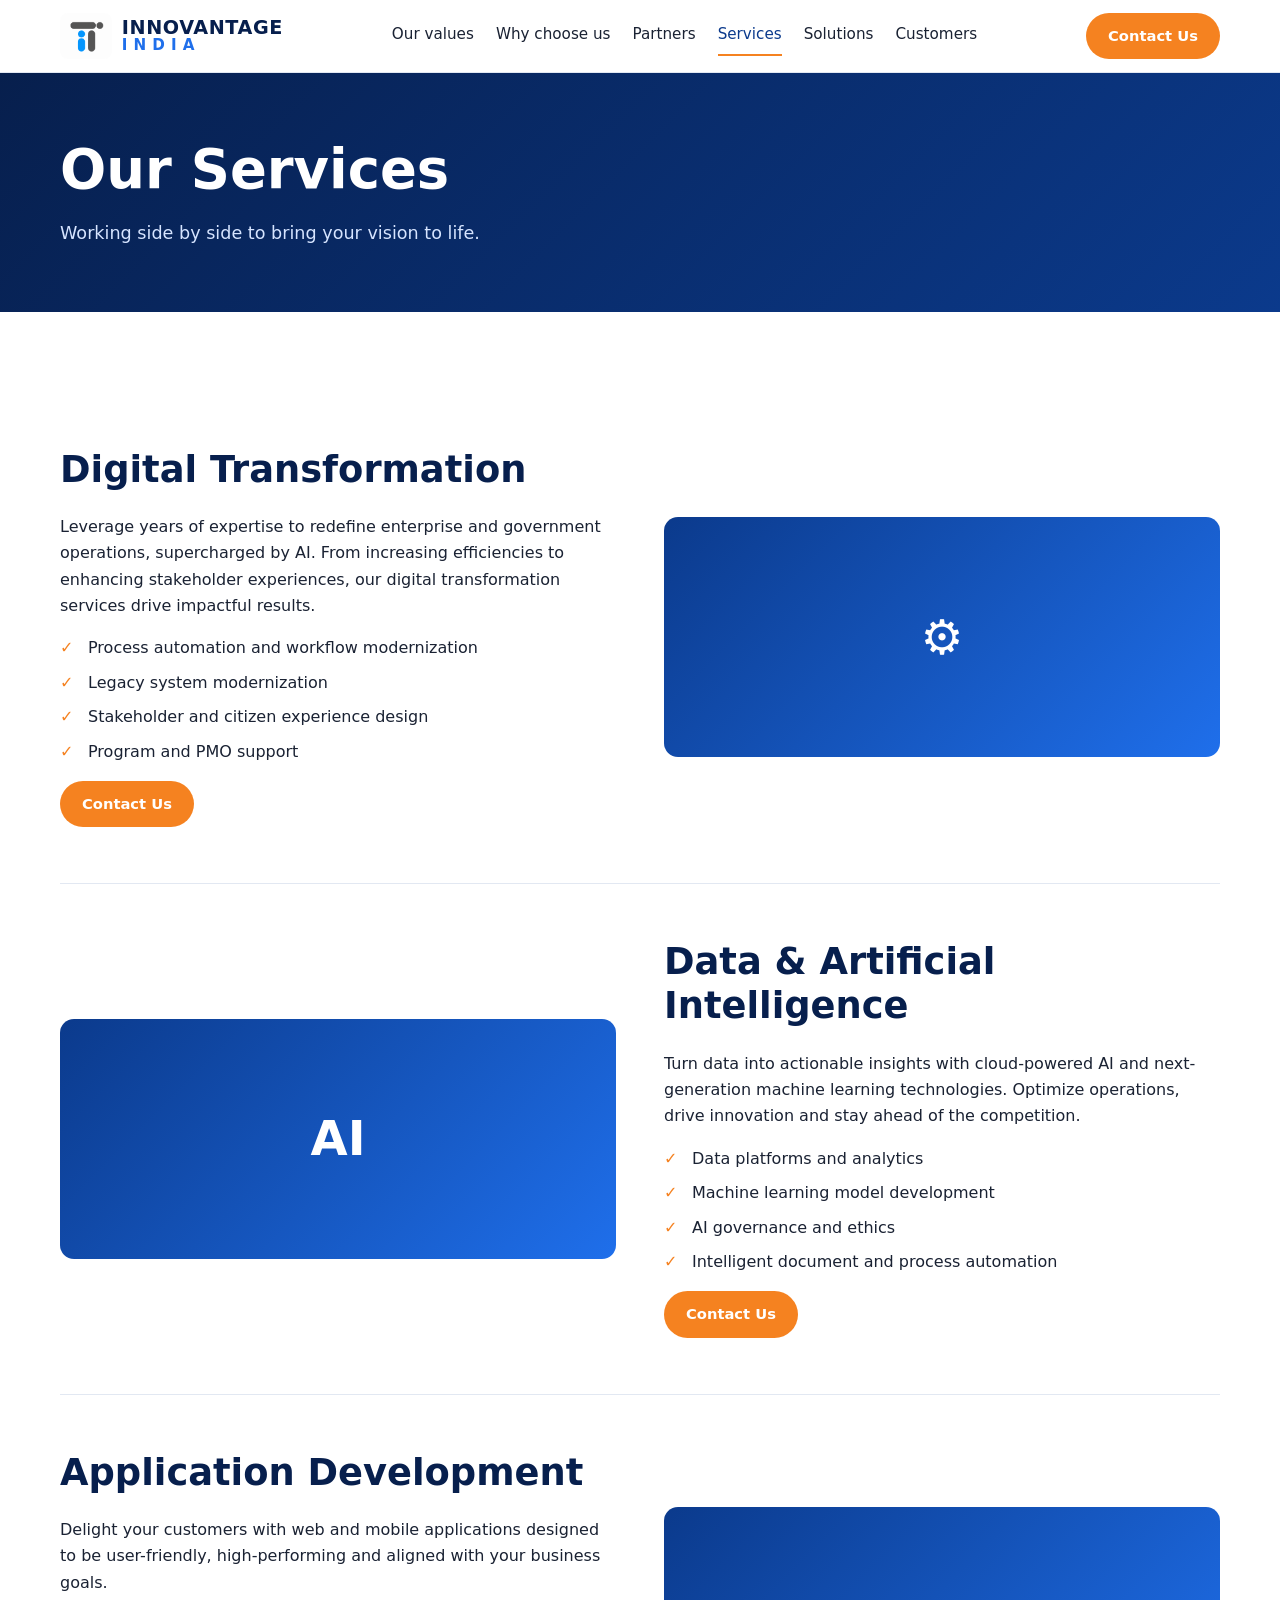
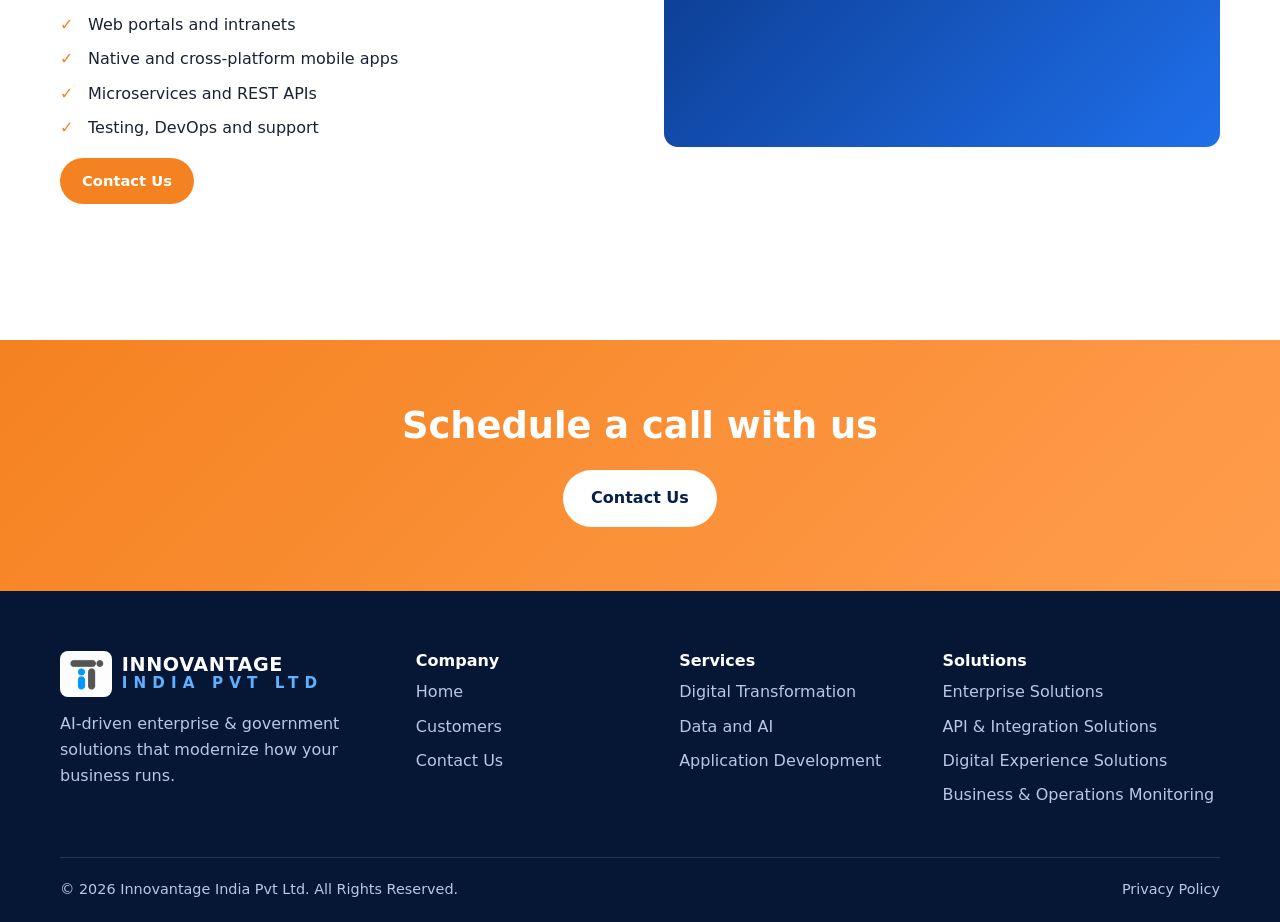
<file: services.html>
<!DOCTYPE html>
<html lang="en" dir="ltr">
<head>
  <meta charset="UTF-8">
  <meta name="viewport" content="width=device-width, initial-scale=1">
  <title>Services | Innovantage India Pvt Ltd</title>
  <meta name="description" content="Digital transformation, data & AI and application development services.">
  <link rel="stylesheet" href="css/style.css">
</head>
<body>
<header class="site-header">
  <div class="container nav-wrap">
    <a class="logo" href="index.html" aria-label="Innovantage India home">
          <img
            class="logo-img"
            src="images/logo.png"
            alt="Innovantage logo"
            width="46"
            height="42"
          />

          <span class="logo-wordmark">
            <span class="wm-main">INNOVANTAGE</span>
            <span class="wm-india">INDIA</span>
          </span>
        </a>
    <nav id="nav" class="nav" aria-label="Main navigation">
      <a href="our-values.html" data-i18n="nav.values">Our values</a>
      <a href="why-choose-us.html" data-i18n="nav.why">Why choose us</a>
      <a href="partners.html" data-i18n="nav.partners">Partners</a>
      <a href="services.html" data-i18n="nav.services">Services</a>
      <a href="solutions.html" data-i18n="nav.solutions">Solutions</a>
      <a href="customers.html" data-i18n="nav.customers">Customers</a>
      <!-- <a href="careers.html" data-i18n="nav.careers">Careers</a> -->
    </nav>
    <div class="nav-actions">
      <!-- <button class="lang-btn" id="langToggle" type="button" aria-label="Switch language">عربي</button> -->
      <a class="btn btn-primary btn-sm" href="contact.html" data-i18n="nav.contact">Contact Us</a>
      <button class="hamburger" id="hamburger" type="button" aria-label="Toggle menu" aria-expanded="false"><span></span><span></span><span></span></button>
    </div>
  </div>
</header>
<main>
<section class="page-hero">
  <div class="container reveal">
    <h1 data-i18n="services.title">Our Services</h1>
    <p>Working side by side to bring your vision to life.</p>
  </div>
</section>
<section class="section"><div class="container"><div class="detail reveal" id="Digital-Transformation">
  <div><h2 data-i18n="svc.dt">Digital Transformation</h2><p>Leverage years of expertise to redefine enterprise and government operations, supercharged by AI. From increasing efficiencies to enhancing stakeholder experiences, our digital transformation services drive impactful results.</p><ul class="check-list"><li>Process automation and workflow modernization</li><li>Legacy system modernization</li><li>Stakeholder and citizen experience design</li><li>Program and PMO support</li></ul><a class="btn btn-primary btn-sm" href="contact.html" data-i18n="cta.btn">Contact Us</a></div>
  <div class="detail-art">⚙</div>
</div><div class="detail reveal" id="Data-and-AI">
  <div><h2 data-i18n="svc.data">Data &amp; Artificial Intelligence</h2><p>Turn data into actionable insights with cloud-powered AI and next-generation machine learning technologies. Optimize operations, drive innovation and stay ahead of the competition.</p><ul class="check-list"><li>Data platforms and analytics</li><li>Machine learning model development</li><li>AI governance and ethics</li><li>Intelligent document and process automation</li></ul><a class="btn btn-primary btn-sm" href="contact.html" data-i18n="cta.btn">Contact Us</a></div>
  <div class="detail-art">AI</div>
</div><div class="detail reveal" id="Application-Development">
  <div><h2 data-i18n="svc.app">Application Development</h2><p>Delight your customers with web and mobile applications designed to be user-friendly, high-performing and aligned with your business goals.</p><ul class="check-list"><li>Web portals and intranets</li><li>Native and cross-platform mobile apps</li><li>Microservices and REST APIs</li><li>Testing, DevOps and support</li></ul><a class="btn btn-primary btn-sm" href="contact.html" data-i18n="cta.btn">Contact Us</a></div>
  <div class="detail-art"></></div>
</div></div></section><section class="cta">
  <div class="container reveal">
    <h2 data-i18n="cta.title">Schedule a call with us</h2>
    <a class="btn" href="contact.html" data-i18n="cta.btn">Contact Us</a>
  </div>
</section>
</main>
<footer class="site-footer">
  <div class="container">
    <div class="footer-grid">
      <div>
            <a
              class="logo"
              href="index.html"
              aria-label="Innovantage India home"
            >
              <img
                class="logo-img"
                src="images/logo.png"
                alt="Innovantage logo"
                width="46"
                height="42"
              />

              <span class="logo-wordmark">
                <span class="wm-main">INNOVANTAGE</span>
                <span class="wm-india">INDIA PVT LTD</span>
              </span>
            </a>        <p>AI-driven enterprise &amp; government solutions that modernize how your business runs.</p>
      </div>
      <div>
        <h4 data-i18n="footer.company">Company</h4>
        <ul>
          <li><a href="index.html" data-i18n="nav.home">Home</a></li>
          <li><a href="customers.html" data-i18n="nav.customers">Customers</a></li>
          <li><a href="contact.html" data-i18n="nav.contact">Contact Us</a></li>
          <!-- <li><a href="careers.html" data-i18n="nav.careers">Careers</a></li> -->
        </ul>
      </div>
      <div>
        <h4 data-i18n="footer.services">Services</h4>
        <ul>
          <li><a href="services.html#Digital-Transformation">Digital Transformation</a></li>
          <li><a href="services.html#Data-and-AI">Data and AI</a></li>
          <li><a href="services.html#Application-Development">Application Development</a></li>
        </ul>
      </div>
      <div>
        <h4 data-i18n="footer.solutions">Solutions</h4>
        <ul>
          <li><a href="solutions.html#enterprise">Enterprise Solutions</a></li>
          <li><a href="solutions.html#Api-integration">API &amp; Integration Solutions</a></li>
          <li><a href="solutions.html#Digital-experience">Digital Experience Solutions</a></li>
          <li><a href="solutions.html#BOM">Business &amp; Operations Monitoring</a></li>
        </ul>
      </div>
    </div>
    <div class="footer-bottom">
      <span>© <span class="js-year">2026</span> Innovantage India Pvt Ltd. <span data-i18n="footer.rights">All Rights Reserved.</span></span>
      <a href="privacy-policy.html" data-i18n="footer.privacy">Privacy Policy</a>
    </div>
  </div>
</footer>
<button id="backToTop" type="button" aria-label="Back to top">↑</button>
<script src="js/main.js"></script>
</body>
</html>
</file>
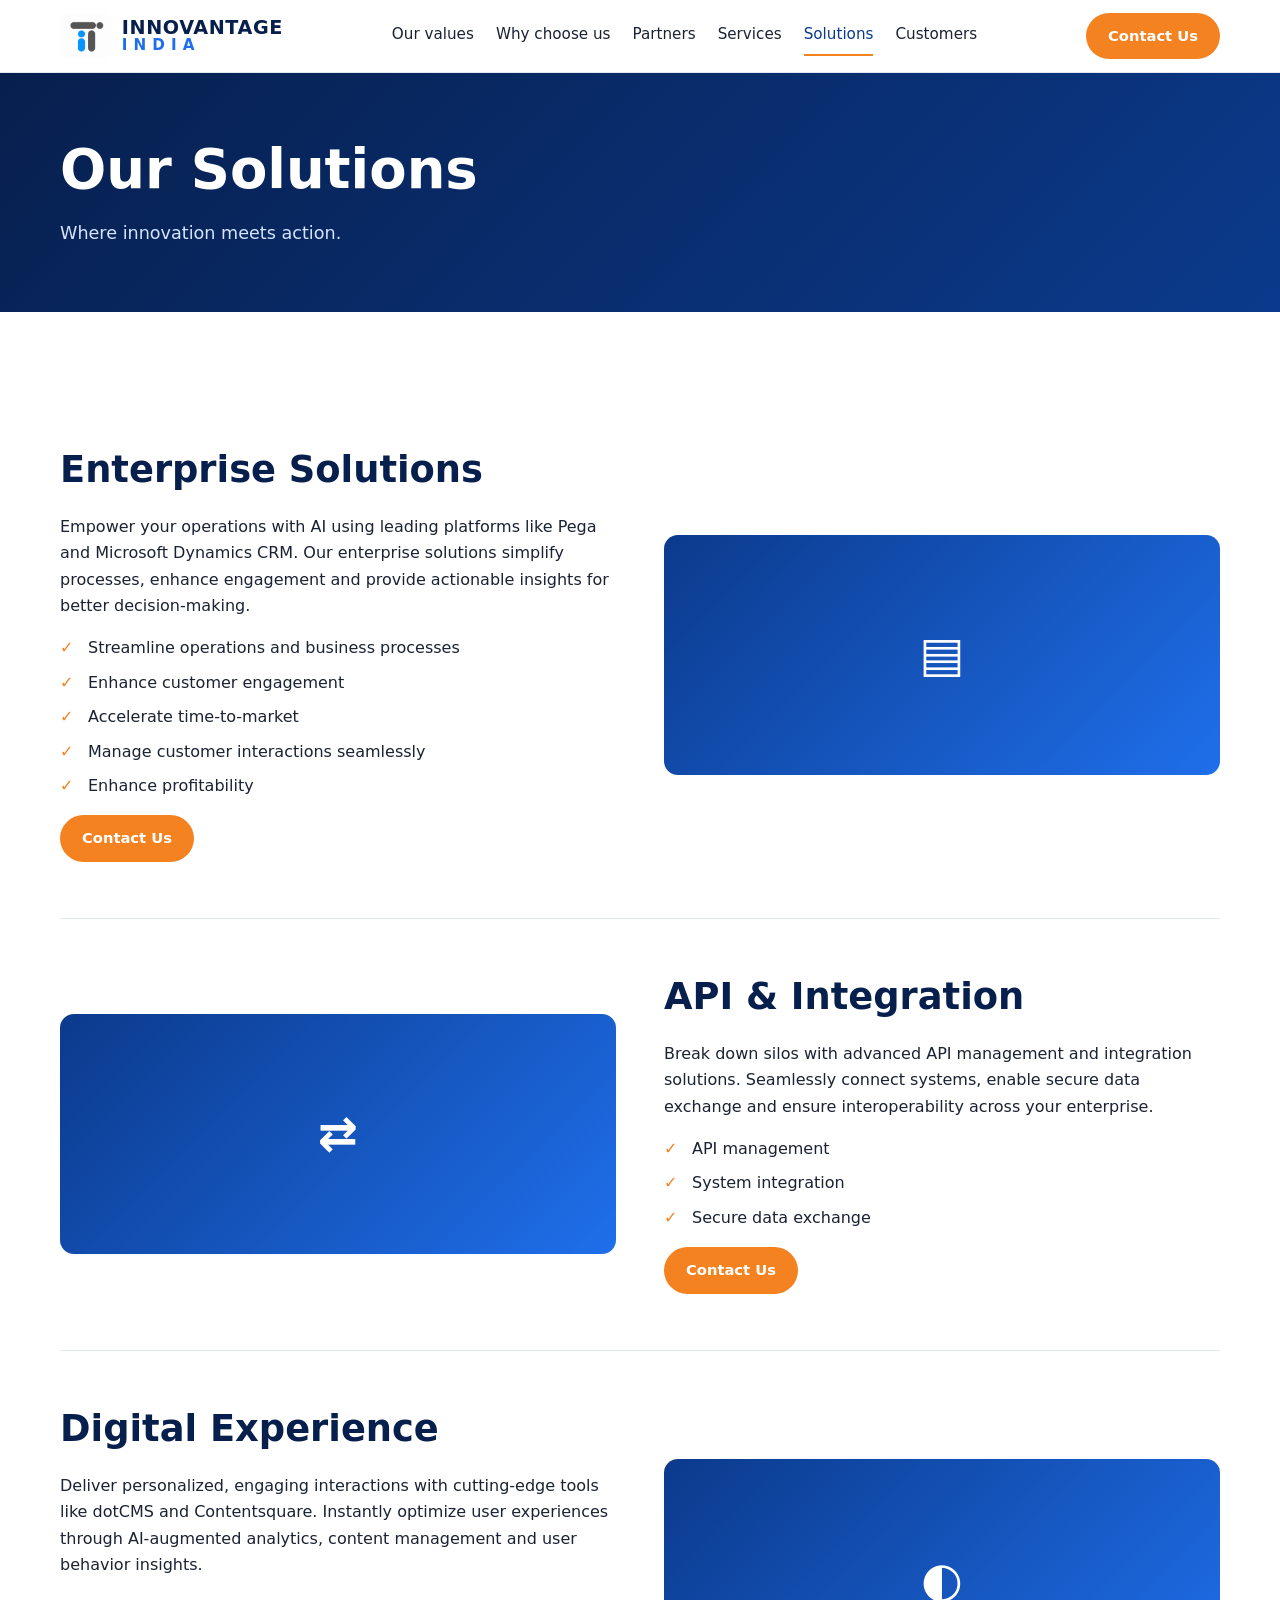
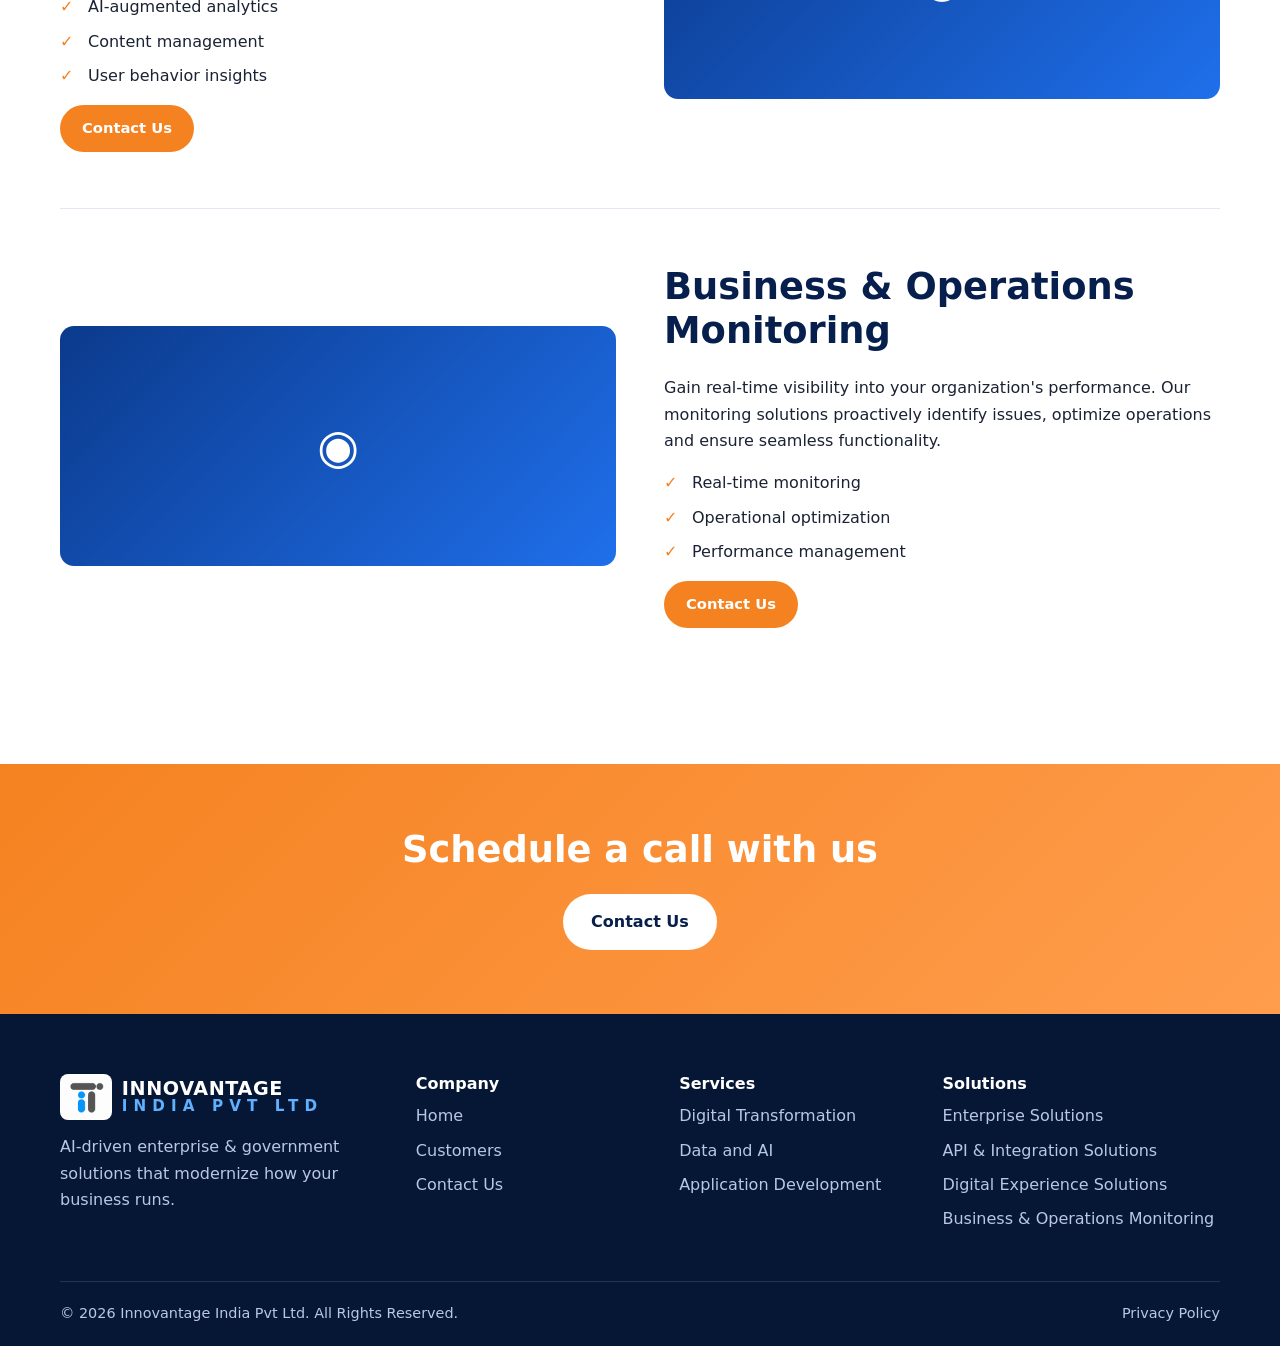
<file: solutions.html>
<!DOCTYPE html>
<html lang="en" dir="ltr">
<head>
  <meta charset="UTF-8">
  <meta name="viewport" content="width=device-width, initial-scale=1">
  <title>Solutions | Innovantage India Pvt Ltd</title>
  <meta name="description" content="Enterprise, API & integration, digital experience and monitoring solutions.">
  <link rel="stylesheet" href="css/style.css">
</head>
<body>
<header class="site-header">
  <div class="container nav-wrap">
    <a class="logo" href="index.html" aria-label="Innovantage India home">
          <img
            class="logo-img"
            src="images/logo.png"
            alt="Innovantage logo"
            width="46"
            height="42"
          />

          <span class="logo-wordmark">
            <span class="wm-main">INNOVANTAGE</span>
            <span class="wm-india">INDIA</span>
          </span>
        </a>
    <nav id="nav" class="nav" aria-label="Main navigation">
      <a href="our-values.html" data-i18n="nav.values">Our values</a>
      <a href="why-choose-us.html" data-i18n="nav.why">Why choose us</a>
      <a href="partners.html" data-i18n="nav.partners">Partners</a>
      <a href="services.html" data-i18n="nav.services">Services</a>
      <a href="solutions.html" data-i18n="nav.solutions">Solutions</a>
      <a href="customers.html" data-i18n="nav.customers">Customers</a>
      <!-- <a href="careers.html" data-i18n="nav.careers">Careers</a> -->
    </nav>
    <div class="nav-actions">
      <!-- <button class="lang-btn" id="langToggle" type="button" aria-label="Switch language">عربي</button> -->
      <a class="btn btn-primary btn-sm" href="contact.html" data-i18n="nav.contact">Contact Us</a>
      <button class="hamburger" id="hamburger" type="button" aria-label="Toggle menu" aria-expanded="false"><span></span><span></span><span></span></button>
    </div>
  </div>
</header>
<main>
<section class="page-hero">
  <div class="container reveal">
    <h1 data-i18n="solutions.title">Our Solutions</h1>
    <p>Where innovation meets action.</p>
  </div>
</section>
<section class="section"><div class="container"><div class="detail reveal" id="enterprise">
  <div><h2 data-i18n="sol.ent">Enterprise Solutions</h2><p>Empower your operations with AI using leading platforms like Pega and Microsoft Dynamics CRM. Our enterprise solutions simplify processes, enhance engagement and provide actionable insights for better decision-making.</p><ul class="check-list"><li>Streamline operations and business processes</li><li>Enhance customer engagement</li><li>Accelerate time-to-market</li><li>Manage customer interactions seamlessly</li><li>Enhance profitability</li></ul><a class="btn btn-primary btn-sm" href="contact.html" data-i18n="cta.btn">Contact Us</a></div>
  <div class="detail-art">▤</div>
</div><div class="detail reveal" id="Api-integration">
  <div><h2 data-i18n="sol.api">API &amp; Integration</h2><p>Break down silos with advanced API management and integration solutions. Seamlessly connect systems, enable secure data exchange and ensure interoperability across your enterprise.</p><ul class="check-list"><li>API management</li><li>System integration</li><li>Secure data exchange</li></ul><a class="btn btn-primary btn-sm" href="contact.html" data-i18n="cta.btn">Contact Us</a></div>
  <div class="detail-art">⇄</div>
</div><div class="detail reveal" id="Digital-experience">
  <div><h2 data-i18n="sol.dx">Digital Experience</h2><p>Deliver personalized, engaging interactions with cutting-edge tools like dotCMS and Contentsquare. Instantly optimize user experiences through AI-augmented analytics, content management and user behavior insights.</p><ul class="check-list"><li>AI-augmented analytics</li><li>Content management</li><li>User behavior insights</li></ul><a class="btn btn-primary btn-sm" href="contact.html" data-i18n="cta.btn">Contact Us</a></div>
  <div class="detail-art">◐</div>
</div><div class="detail reveal" id="BOM">
  <div><h2 data-i18n="sol.bom">Business &amp; Operations Monitoring</h2><p>Gain real-time visibility into your organization's performance. Our monitoring solutions proactively identify issues, optimize operations and ensure seamless functionality.</p><ul class="check-list"><li>Real-time monitoring</li><li>Operational optimization</li><li>Performance management</li></ul><a class="btn btn-primary btn-sm" href="contact.html" data-i18n="cta.btn">Contact Us</a></div>
  <div class="detail-art">◉</div>
</div></div></section><section class="cta">
  <div class="container reveal">
    <h2 data-i18n="cta.title">Schedule a call with us</h2>
    <a class="btn" href="contact.html" data-i18n="cta.btn">Contact Us</a>
  </div>
</section>
</main>
<footer class="site-footer">
  <div class="container">
    <div class="footer-grid">
      <div>
        <a
              class="logo"
              href="index.html"
              aria-label="Innovantage India home"
            >
              <img
                class="logo-img"
                src="images/logo.png"
                alt="Innovantage logo"
                width="46"
                height="42"
              />

              <span class="logo-wordmark">
                <span class="wm-main">INNOVANTAGE</span>
                <span class="wm-india">INDIA PVT LTD</span>
              </span>
            </a>
        <p>AI-driven enterprise &amp; government solutions that modernize how your business runs.</p>
      </div>
      <div>
        <h4 data-i18n="footer.company">Company</h4>
        <ul>
          <li><a href="index.html" data-i18n="nav.home">Home</a></li>
          <li><a href="customers.html" data-i18n="nav.customers">Customers</a></li>
          <li><a href="contact.html" data-i18n="nav.contact">Contact Us</a></li>
          <!-- <li><a href="careers.html" data-i18n="nav.careers">Careers</a></li> -->
        </ul>
      </div>
      <div>
        <h4 data-i18n="footer.services">Services</h4>
        <ul>
          <li><a href="services.html#Digital-Transformation">Digital Transformation</a></li>
          <li><a href="services.html#Data-and-AI">Data and AI</a></li>
          <li><a href="services.html#Application-Development">Application Development</a></li>
        </ul>
      </div>
      <div>
        <h4 data-i18n="footer.solutions">Solutions</h4>
        <ul>
          <li><a href="solutions.html#enterprise">Enterprise Solutions</a></li>
          <li><a href="solutions.html#Api-integration">API &amp; Integration Solutions</a></li>
          <li><a href="solutions.html#Digital-experience">Digital Experience Solutions</a></li>
          <li><a href="solutions.html#BOM">Business &amp; Operations Monitoring</a></li>
        </ul>
      </div>
    </div>
    <div class="footer-bottom">
      <span>© <span class="js-year">2026</span> Innovantage India Pvt Ltd. <span data-i18n="footer.rights">All Rights Reserved.</span></span>
      <a href="privacy-policy.html" data-i18n="footer.privacy">Privacy Policy</a>
    </div>
  </div>
</footer>
<button id="backToTop" type="button" aria-label="Back to top">↑</button>
<script src="js/main.js"></script>
</body>
</html>
</file>
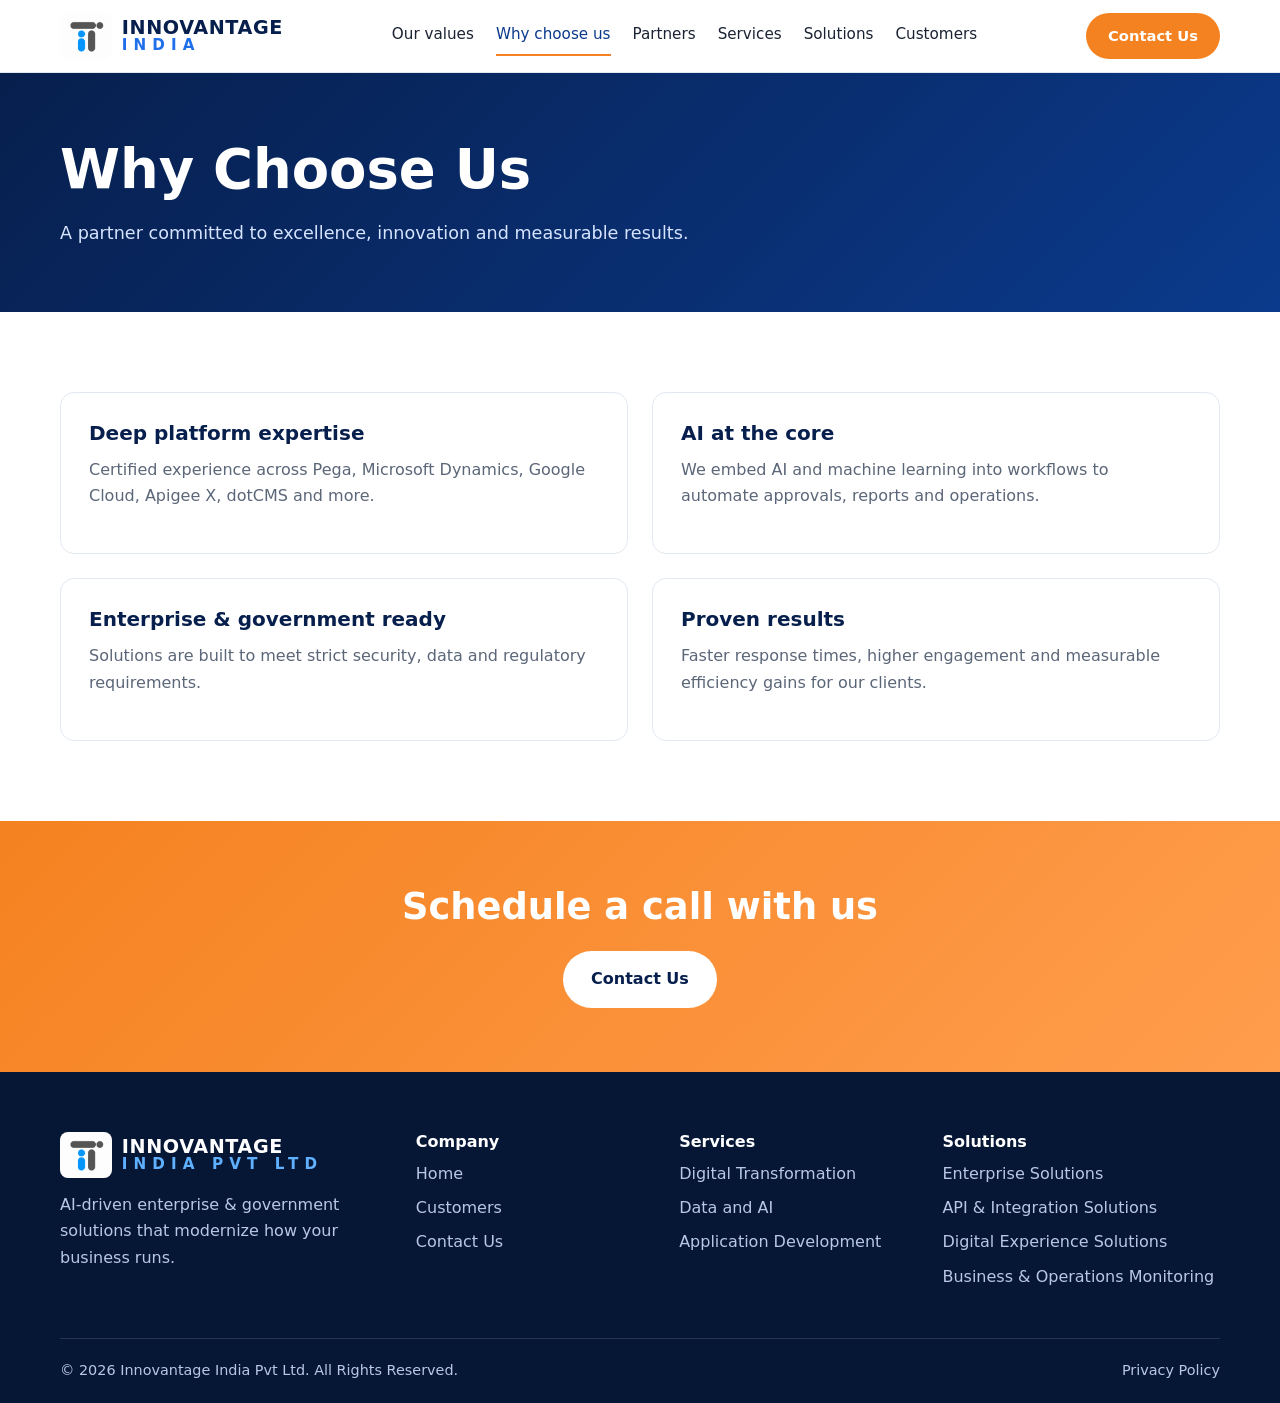
<file: why-choose-us.html>
<!DOCTYPE html>
<html lang="en" dir="ltr">
<head>
  <meta charset="UTF-8">
  <meta name="viewport" content="width=device-width, initial-scale=1">
  <title>Why Choose Us | Innovantage India Pvt Ltd</title>
  <meta name="description" content="Why enterprises and governments choose Innovantage India Pvt Ltd.">
  <link rel="stylesheet" href="css/style.css">
</head>
<body>
<header class="site-header">
  <div class="container nav-wrap">
    <a class="logo" href="index.html" aria-label="Innovantage India home">
          <img
            class="logo-img"
            src="images/logo.png"
            alt="Innovantage logo"
            width="46"
            height="42"
          />

          <span class="logo-wordmark">
            <span class="wm-main">INNOVANTAGE</span>
            <span class="wm-india">INDIA</span>
          </span>
        </a>
    <nav id="nav" class="nav" aria-label="Main navigation">
      <a href="our-values.html" data-i18n="nav.values">Our values</a>
      <a href="why-choose-us.html" data-i18n="nav.why">Why choose us</a>
      <a href="partners.html" data-i18n="nav.partners">Partners</a>
      <a href="services.html" data-i18n="nav.services">Services</a>
      <a href="solutions.html" data-i18n="nav.solutions">Solutions</a>
      <a href="customers.html" data-i18n="nav.customers">Customers</a>
      <!-- <a href="careers.html" data-i18n="nav.careers">Careers</a> -->
    </nav>
    <div class="nav-actions">
      <!-- <button class="lang-btn" id="langToggle" type="button" aria-label="Switch language">عربي</button> -->
      <a class="btn btn-primary btn-sm" href="contact.html" data-i18n="nav.contact">Contact Us</a>
      <button class="hamburger" id="hamburger" type="button" aria-label="Toggle menu" aria-expanded="false"><span></span><span></span><span></span></button>
    </div>
  </div>
</header>
<main>
<section class="page-hero">
  <div class="container reveal">
    <h1 data-i18n="why.title">Why Choose Us</h1>
    <p>A partner committed to excellence, innovation and measurable results.</p>
  </div>
</section>
<section class="section">
  <div class="container grid grid-2">
    <article class="card reveal"><h3>Deep platform expertise</h3><p>Certified experience across Pega, Microsoft Dynamics, Google Cloud, Apigee X, dotCMS and more.</p></article>
    <article class="card reveal"><h3>AI at the core</h3><p>We embed AI and machine learning into workflows to automate approvals, reports and operations.</p></article>
    <article class="card reveal"><h3>Enterprise &amp; government ready</h3><p>Solutions are built to meet strict security, data and regulatory requirements.</p></article>
    <article class="card reveal"><h3>Proven results</h3><p>Faster response times, higher engagement and measurable efficiency gains for our clients.</p></article>
  </div>
</section><section class="cta">
  <div class="container reveal">
    <h2 data-i18n="cta.title">Schedule a call with us</h2>
    <a class="btn" href="contact.html" data-i18n="cta.btn">Contact Us</a>
  </div>
</section>
</main>
<footer class="site-footer">
  <div class="container">
    <div class="footer-grid">
      <div>
        <a
              class="logo"
              href="index.html"
              aria-label="Innovantage India home"
            >
              <img
                class="logo-img"
                src="images/logo.png"
                alt="Innovantage logo"
                width="46"
                height="42"
              />

              <span class="logo-wordmark">
                <span class="wm-main">INNOVANTAGE</span>
                <span class="wm-india">INDIA PVT LTD</span>
              </span>
            </a>
        <p>AI-driven enterprise &amp; government solutions that modernize how your business runs.</p>
      </div>
      <div>
        <h4 data-i18n="footer.company">Company</h4>
        <ul>
          <li><a href="index.html" data-i18n="nav.home">Home</a></li>
          <li><a href="customers.html" data-i18n="nav.customers">Customers</a></li>
          <li><a href="contact.html" data-i18n="nav.contact">Contact Us</a></li>
          <!-- <li><a href="careers.html" data-i18n="nav.careers">Careers</a></li> -->
        </ul>
      </div>
      <div>
        <h4 data-i18n="footer.services">Services</h4>
        <ul>
          <li><a href="services.html#Digital-Transformation">Digital Transformation</a></li>
          <li><a href="services.html#Data-and-AI">Data and AI</a></li>
          <li><a href="services.html#Application-Development">Application Development</a></li>
        </ul>
      </div>
      <div>
        <h4 data-i18n="footer.solutions">Solutions</h4>
        <ul>
          <li><a href="solutions.html#enterprise">Enterprise Solutions</a></li>
          <li><a href="solutions.html#Api-integration">API &amp; Integration Solutions</a></li>
          <li><a href="solutions.html#Digital-experience">Digital Experience Solutions</a></li>
          <li><a href="solutions.html#BOM">Business &amp; Operations Monitoring</a></li>
        </ul>
      </div>
    </div>
    <div class="footer-bottom">
      <span>© <span class="js-year">2026</span> Innovantage India Pvt Ltd. <span data-i18n="footer.rights">All Rights Reserved.</span></span>
      <a href="privacy-policy.html" data-i18n="footer.privacy">Privacy Policy</a>
    </div>
  </div>
</footer>
<button id="backToTop" type="button" aria-label="Back to top">↑</button>
<script src="js/main.js"></script>
</body>
</html>
</file>
<file: css/style.css>
/* ==========================================================
   Innovantage India Pvt Ltd - main stylesheet
   ========================================================== */
:root {
  --blue-900: #071f4d;
  --blue-700: #0b3a8c;
  --blue-500: #1f6feb;
  --blue-100: #e8f0fe;
  --orange: #f58220;
  --ink: #1a2233;
  --muted: #5b6678;
  --bg: #ffffff;
  --bg-soft: #f5f8fd;
  --border: #e2e8f2;
  --radius: 14px;
  --shadow: 0 8px 24px rgba(11, 58, 140, 0.10);
  --max: 1160px;
}

*, *::before, *::after { box-sizing: border-box; }
html { scroll-behavior: smooth; }
body {
  margin: 0;
  font-family: "Segoe UI", system-ui, -apple-system, Roboto, Arial, sans-serif;
  color: var(--ink);
  background: var(--bg);
  line-height: 1.65;
}
img, svg { max-width: 100%; display: block; }
a { color: var(--blue-500); text-decoration: none; }
a:hover { text-decoration: underline; }
h1, h2, h3, h4 { line-height: 1.2; color: var(--blue-900); margin: 0 0 .6em; }
h1 { font-size: clamp(2.1rem, 5vw, 3.4rem); }
h2 { font-size: clamp(1.6rem, 3.4vw, 2.3rem); }
h3 { font-size: 1.25rem; }
p { margin: 0 0 1em; }
ul { padding-inline-start: 1.2em; margin: 0 0 1em; }

.container { width: min(100% - 2rem, var(--max)); margin-inline: auto; }
.section { padding: 80px 0; }
.section.soft { background: var(--bg-soft); }
.section-head { max-width: 720px; margin-bottom: 40px; }
.section-head.center { margin-inline: auto; text-align: center; }
.eyebrow { color: var(--orange); font-weight: 700; letter-spacing: .08em; text-transform: uppercase; font-size: .8rem; }
.lead { color: var(--muted); font-size: 1.1rem; }

/* ---------- Buttons ---------- */
.btn {
  display: inline-block; padding: 13px 26px; border-radius: 999px; border: 2px solid transparent;
  font-weight: 600; font-size: 1rem; cursor: pointer; transition: .2s; font-family: inherit;
}
.btn:hover { text-decoration: none; transform: translateY(-2px); }
.btn-primary { background: var(--orange); color: #fff; }
.btn-primary:hover { background: #dd6f10; }
.btn-outline { border-color: var(--blue-700); color: var(--blue-700); background: transparent; }
.btn-outline:hover { background: var(--blue-700); color: #fff; }
.btn-sm { padding: 9px 20px; font-size: .92rem; }
.link-arrow { font-weight: 600; }
.link-arrow::after { content: " →"; }
html[dir="rtl"] .link-arrow::after { content: " ←"; }

/* ---------- Header ---------- */
.site-header {
  position: sticky; top: 0; z-index: 100; background: rgba(255, 255, 255, .96);
  backdrop-filter: blur(8px); border-bottom: 1px solid var(--border);
}
.nav-wrap { display: flex; align-items: center; justify-content: space-between; gap: 16px; height: 72px; }
.logo { display: flex; align-items: center; gap: 10px; color: var(--blue-900); }
.logo:hover { text-decoration: none; }

/* Logo image + wordmark (INNOVANTAGE on top, INDIA below) */
.logo-img { height: 46px; width: auto; border-radius: 8px; flex-shrink: 0; }
.logo-wordmark { display: flex; flex-direction: column; font-weight: 800; font-size: 1.2rem; letter-spacing: .03em; line-height: 1.05; white-space: nowrap; }
.wm-main { color: var(--blue-900); }
.wm-india { color: var(--blue-500); font-size: .95rem; letter-spacing: .4em; }

.nav { display: flex; gap: 22px; }
.nav a { color: var(--ink); font-weight: 500; font-size: .95rem; padding: 6px 0; border-bottom: 2px solid transparent; }
.nav a:hover { text-decoration: none; color: var(--blue-500); }
.nav a.active { color: var(--blue-700); border-bottom-color: var(--orange); }
.nav-actions { display: flex; align-items: center; gap: 12px; }
.lang-btn {
  background: var(--blue-100); color: var(--blue-700); border: 0; border-radius: 999px;
  padding: 7px 16px; font-weight: 700; cursor: pointer; font-family: inherit;
}
.lang-btn:hover { background: var(--blue-500); color: #fff; }
.hamburger { display: none; background: none; border: 0; cursor: pointer; padding: 8px; }
.hamburger span { display: block; width: 24px; height: 2px; background: var(--blue-900); margin: 5px 0; transition: .25s; }
.hamburger.open span:nth-child(1) { transform: translateY(7px) rotate(45deg); }
.hamburger.open span:nth-child(2) { opacity: 0; }
.hamburger.open span:nth-child(3) { transform: translateY(-7px) rotate(-45deg); }

/* ---------- Hero ---------- */
.hero { background: linear-gradient(135deg, var(--blue-900), var(--blue-700) 60%, #1b5fd1); color: #fff; padding: 90px 0 70px; overflow: hidden; }
.hero h1 { color: #fff; }
.hero p { color: #d6e4ff; font-size: 1.15rem; max-width: 540px; }
.hero-grid { display: grid; grid-template-columns: 1.2fr .8fr; gap: 40px; align-items: center; }
.hero-art svg { width: min(100%, 340px); margin-inline: auto; animation: float 4s ease-in-out infinite; }
@keyframes float { 0%, 100% { transform: translateY(0); } 50% { transform: translateY(-12px); } }

.page-hero { background: linear-gradient(135deg, var(--blue-900), var(--blue-700)); color: #fff; padding: 64px 0; }
.page-hero h1 { color: #fff; margin-bottom: .3em; }
.page-hero p { color: #d6e4ff; max-width: 640px; margin: 0; font-size: 1.1rem; }

/* ---------- Partner marquee ---------- */
.partners { background: #fff; border-bottom: 1px solid var(--border); padding: 26px 0; overflow: hidden; }
.marquee { display: flex; gap: 48px; width: max-content; animation: scroll 28s linear infinite; }
.marquee:hover { animation-play-state: paused; }
.marquee span { font-weight: 800; font-size: 1.25rem; color: #8a97ad; white-space: nowrap; letter-spacing: .02em; }
@keyframes scroll { to { transform: translateX(-50%); } }
html[dir="rtl"] .marquee { animation-name: scroll-rtl; }
@keyframes scroll-rtl { to { transform: translateX(50%); } }

/* ---------- Cards / grids ---------- */
.grid { display: grid; gap: 24px; }
.grid-2 { grid-template-columns: repeat(2, 1fr); }
.grid-3 { grid-template-columns: repeat(3, 1fr); }
.grid-4 { grid-template-columns: repeat(4, 1fr); }
.card {
  background: #fff; border: 1px solid var(--border); border-radius: var(--radius); padding: 28px;
  transition: .25s; display: flex; flex-direction: column;
}
.card:hover { transform: translateY(-6px); box-shadow: var(--shadow); }
.card .num {
  width: 40px; height: 40px; border-radius: 50%; background: var(--blue-100); color: var(--blue-700);
  display: grid; place-items: center; font-weight: 800; margin-bottom: 16px;
}
.card p { color: var(--muted); }
.card .link-arrow { margin-top: auto; }
.tags { list-style: none; padding: 0; display: flex; flex-wrap: wrap; gap: 8px; margin: 0 0 18px; }
.tags li { background: var(--bg-soft); border: 1px solid var(--border); border-radius: 999px; padding: 3px 12px; font-size: .82rem; color: var(--blue-700); }

/* Featured project images */
.project-thumb {
  width: 100%;
  height: 210px;
  object-fit: contain;
  object-position: center;
  background: transparent;
  border-radius: 10px;
  margin-bottom: 18px;
  display: block;
  padding: 0;
}

/* ---------- Tabs ---------- */
.tab-list { display: flex; flex-wrap: wrap; gap: 10px; margin-bottom: 26px; }
.tab-btn {
  border: 1px solid var(--border); background: #fff; border-radius: 999px; padding: 10px 20px;
  font-weight: 600; cursor: pointer; font-family: inherit; color: var(--ink); transition: .2s;
}
.tab-btn.active, .tab-btn:hover { background: var(--blue-700); color: #fff; border-color: var(--blue-700); }
.tab-panel { display: none; background: #fff; border: 1px solid var(--border); border-radius: var(--radius); padding: 30px; }
.tab-panel.active { display: block; animation: fade .35s; }
@keyframes fade { from { opacity: 0; transform: translateY(8px); } to { opacity: 1; transform: none; } }
.chips { display: flex; flex-wrap: wrap; gap: 10px; list-style: none; padding: 0; margin: 0; }
.chips li { background: var(--blue-100); color: var(--blue-700); padding: 7px 16px; border-radius: 8px; font-weight: 600; font-size: .92rem; }

/* ---------- Clients ---------- */
.client-grid { display: grid; grid-template-columns: repeat(auto-fit, minmax(190px, 1fr)); gap: 16px; }
.client {
  background: #fff; border: 1px solid var(--border); border-radius: 12px; padding: 24px 14px;
  text-align: center; font-weight: 700; color: var(--blue-700); transition: .2s;
}
.client:hover { box-shadow: var(--shadow); transform: translateY(-3px); }
.client small { display: block; color: var(--muted); font-weight: 400; margin-top: 4px; }

/* ---------- Dark band ---------- */
.band { background: var(--blue-900); color: #fff; }
.band h2, .band h3 { color: #fff; }
.band p, .band li { color: #c9d9f6; }
.stats { display: grid; grid-template-columns: repeat(4, 1fr); gap: 24px; margin-top: 36px; }
.stat { text-align: center; padding: 22px; border: 1px solid rgba(255,255,255,.15); border-radius: var(--radius); }
.stat strong { display: block; font-size: 2.3rem; color: var(--orange); }

/* ---------- Detail blocks (services / solutions) ---------- */
.detail { display: grid; grid-template-columns: 1fr 1fr; gap: 48px; align-items: center; padding: 56px 0; border-bottom: 1px solid var(--border); scroll-margin-top: 90px; }
.detail:last-child { border-bottom: 0; }
.detail:nth-child(even) .detail-art { order: -1; }
.detail-art { min-height: 240px; border-radius: var(--radius); display: grid; place-items: center; color: #fff; font-size: 3rem; font-weight: 800; background: linear-gradient(135deg, var(--blue-700), var(--blue-500)); }
.check-list { list-style: none; padding: 0; }
.check-list li { padding-inline-start: 28px; position: relative; margin-bottom: 8px; }
.check-list li::before { content: "✓"; position: absolute; inset-inline-start: 0; color: var(--orange); font-weight: 800; }

/* ---------- CTA ---------- */
.cta { background: linear-gradient(135deg, var(--orange), #ff9d4d); color: #fff; text-align: center; padding: 64px 0; }
.cta h2 { color: #fff; }
.cta .btn { background: #fff; color: var(--blue-900); }


/* ---------- Forms ---------- */
.contact-grid {
  display: grid;
  grid-template-columns: 1.2fr .8fr;
  gap: 40px;
  align-items: start;
}

.form-group { margin-bottom: 18px; }

label {
  display: block;
  font-weight: 600;
  margin-bottom: 6px;
}

input, textarea {
  width: 100%;
  padding: 12px 14px;
  border: 1.5px solid var(--border);
  border-radius: 10px;
  font: inherit;
  color: var(--ink);
  background: #fff;
}

input:focus, textarea:focus {
  outline: none;
  border-color: var(--blue-500);
  box-shadow: 0 0 0 3px rgba(31,111,235,.15);
}

.form-group.invalid input,
.form-group.invalid textarea {
  border-color: #d93025;
}

.error-msg {
  color: #d93025;
  font-size: .85rem;
  min-height: 1.2em;
  display: block;
  margin-top: 4px;
}

.success-msg {
  display: none;
  background: #e6f7ee;
  border: 1px solid #9bd8b5;
  color: #176b3a;
  padding: 14px 18px;
  border-radius: 10px;
  margin-top: 16px;
}

.success-msg.show { display: block; }

.info-box {
  background: var(--bg-soft);
  border: 1px solid var(--border);
  border-radius: var(--radius);
  padding: 28px;
  height: fit-content;
  align-self: start;
}

.info-box li {
  margin-bottom: 10px;
  list-style: none;
}

.info-box ul { padding: 0; }

input:focus, textarea:focus { outline: none; border-color: var(--blue-500); box-shadow: 0 0 0 3px rgba(31,111,235,.15); }
.form-group.invalid input, .form-group.invalid textarea { border-color: #d93025; }
.error-msg { color: #d93025; font-size: .85rem; min-height: 1.2em; display: block; margin-top: 4px; }
.success-msg { display: none; background: #e6f7ee; border: 1px solid #9bd8b5; color: #176b3a; padding: 14px 18px; border-radius: 10px; margin-top: 16px; }
.success-msg.show { display: block; }
.info-box { background: var(--bg-soft); border: 1px solid var(--border); border-radius: var(--radius); padding: 28px; }
.info-box li { margin-bottom: 10px; list-style: none; }
.info-box ul { padding: 0; }

/* Blog / Insights images */
.post-thumb {
  display: block;
  width: calc(100% + 56px) !important;
  max-width: none !important;
  height: auto;
  object-fit: unset;
  margin: -28px -28px 18px;
  border-radius: 14px 14px 10px 10px;
}
/* ---------- Footer ---------- */
.site-footer { background: #061736; color: #b8c7e6; padding: 60px 0 0; }
.footer-grid { display: grid; grid-template-columns: 1.4fr 1fr 1fr 1.2fr; gap: 32px; }
.site-footer h4 { color: #fff; font-size: 1rem; }
.site-footer a { color: #b8c7e6; }
.site-footer a:hover { color: #fff; }
.site-footer ul { list-style: none; padding: 0; margin: 0; }
.site-footer li { margin-bottom: 8px; }
.site-footer .logo { color: #fff; margin-bottom: 14px; }
.site-footer .wm-main { color: #ffffff; }
.site-footer .wm-india { color: #5fb0ff; }
.footer-bottom { border-top: 1px solid rgba(255,255,255,.12); margin-top: 40px; padding: 20px 0; display: flex; justify-content: space-between; gap: 12px; flex-wrap: wrap; font-size: .9rem; }

/* ---------- Back to top ---------- */
#backToTop {
  position: fixed; bottom: 24px; inset-inline-end: 24px; width: 46px; height: 46px; border-radius: 50%;
  border: 0; background: var(--orange); color: #fff; font-size: 1.3rem; cursor: pointer; box-shadow: var(--shadow);
  opacity: 0; visibility: hidden; transform: translateY(12px); transition: .3s; z-index: 90;
}
#backToTop.show { opacity: 1; visibility: visible; transform: none; }

/* ---------- Scroll reveal ---------- */
.reveal { opacity: 0; transform: translateY(28px); transition: opacity .7s ease, transform .7s ease; }
.reveal.visible { opacity: 1; transform: none; }
@media (prefers-reduced-motion: reduce) {
  .reveal { opacity: 1; transform: none; transition: none; }
  .marquee, .hero-art svg { animation: none; }
}

/* ---------- RTL ---------- */
html[dir="rtl"] body { font-family: "Segoe UI", Tahoma, "Noto Sans Arabic", Arial, sans-serif; }

/* ---------- Responsive ---------- */
@media (max-width: 960px) {
  .grid-4, .stats { grid-template-columns: repeat(2, 1fr); }
  .grid-3 { grid-template-columns: repeat(2, 1fr); }
  .footer-grid { grid-template-columns: 1fr 1fr; }
  .hero-grid, .detail, .contact-grid { grid-template-columns: 1fr; }
  .detail:nth-child(even) .detail-art { order: 0; }
  .hero-art { display: none; }
}
@media (max-width: 1100px) {
  .nav { gap: 14px; }
  .nav a { font-size: .88rem; }
}
@media (max-width: 860px) {
  .hamburger { display: block; }
  .nav {
    position: absolute; top: 72px; inset-inline: 0; background: #fff; flex-direction: column; gap: 0;
    border-bottom: 1px solid var(--border); max-height: 0; overflow: hidden; transition: max-height .35s ease;
  }
  .nav.open { max-height: 420px; box-shadow: var(--shadow); }
  .nav a { padding: 14px 24px; border-bottom: 1px solid var(--border); font-size: .95rem; }
  .nav-actions .btn { display: none; }
}
@media (max-width: 600px) {
  .section { padding: 56px 0; }
  .grid-2, .grid-3, .grid-4, .stats, .footer-grid { grid-template-columns: 1fr; }
  .logo-wordmark { font-size: 1rem; }
  .wm-india { font-size: .82rem; }
  .logo-img { height: 40px; }
}

/* Technology Partners */
.partner-grid {
  align-items: stretch;
}

.partner-card {
  min-height: 190px;
  padding: 24px 18px;
  display: flex;
  flex-direction: column;
  align-items: center;
  justify-content: center;
  text-align: center;
  gap: 8px;
}

.partner-logo {
  width: 100%;
  height: 65px;
  display: flex;
  align-items: center;
  justify-content: center;
  margin-bottom: 8px;
}

.partner-logo img {
  display: block;
  max-width: 175px;
  max-height: 55px;
  width: auto;
  height: auto;
  object-fit: contain;
}

.partner-card h3 {
  font-size: 1.1rem;
  margin: 0;
  color: var(--blue-900);
}

.partner-card small {
  display: block;
  color: var(--muted);
  font-size: .9rem;
  font-weight: 400;
  margin: 0;
}

.partner-card:hover .partner-logo img {
  transform: scale(1.04);
  transition: transform .25s ease;
}

@media (max-width: 600px) {
  .partner-card {
    min-height: 175px;
  }

  .partner-logo img {
    max-width: 155px;
    max-height: 50px;
  }
}
.partner-card .partner-logo img.ibm-logo {
  width: 180px;
  max-width: 180px;
  height: 75px;
  max-height: 75px;
  object-fit: contain;
}
</file>
